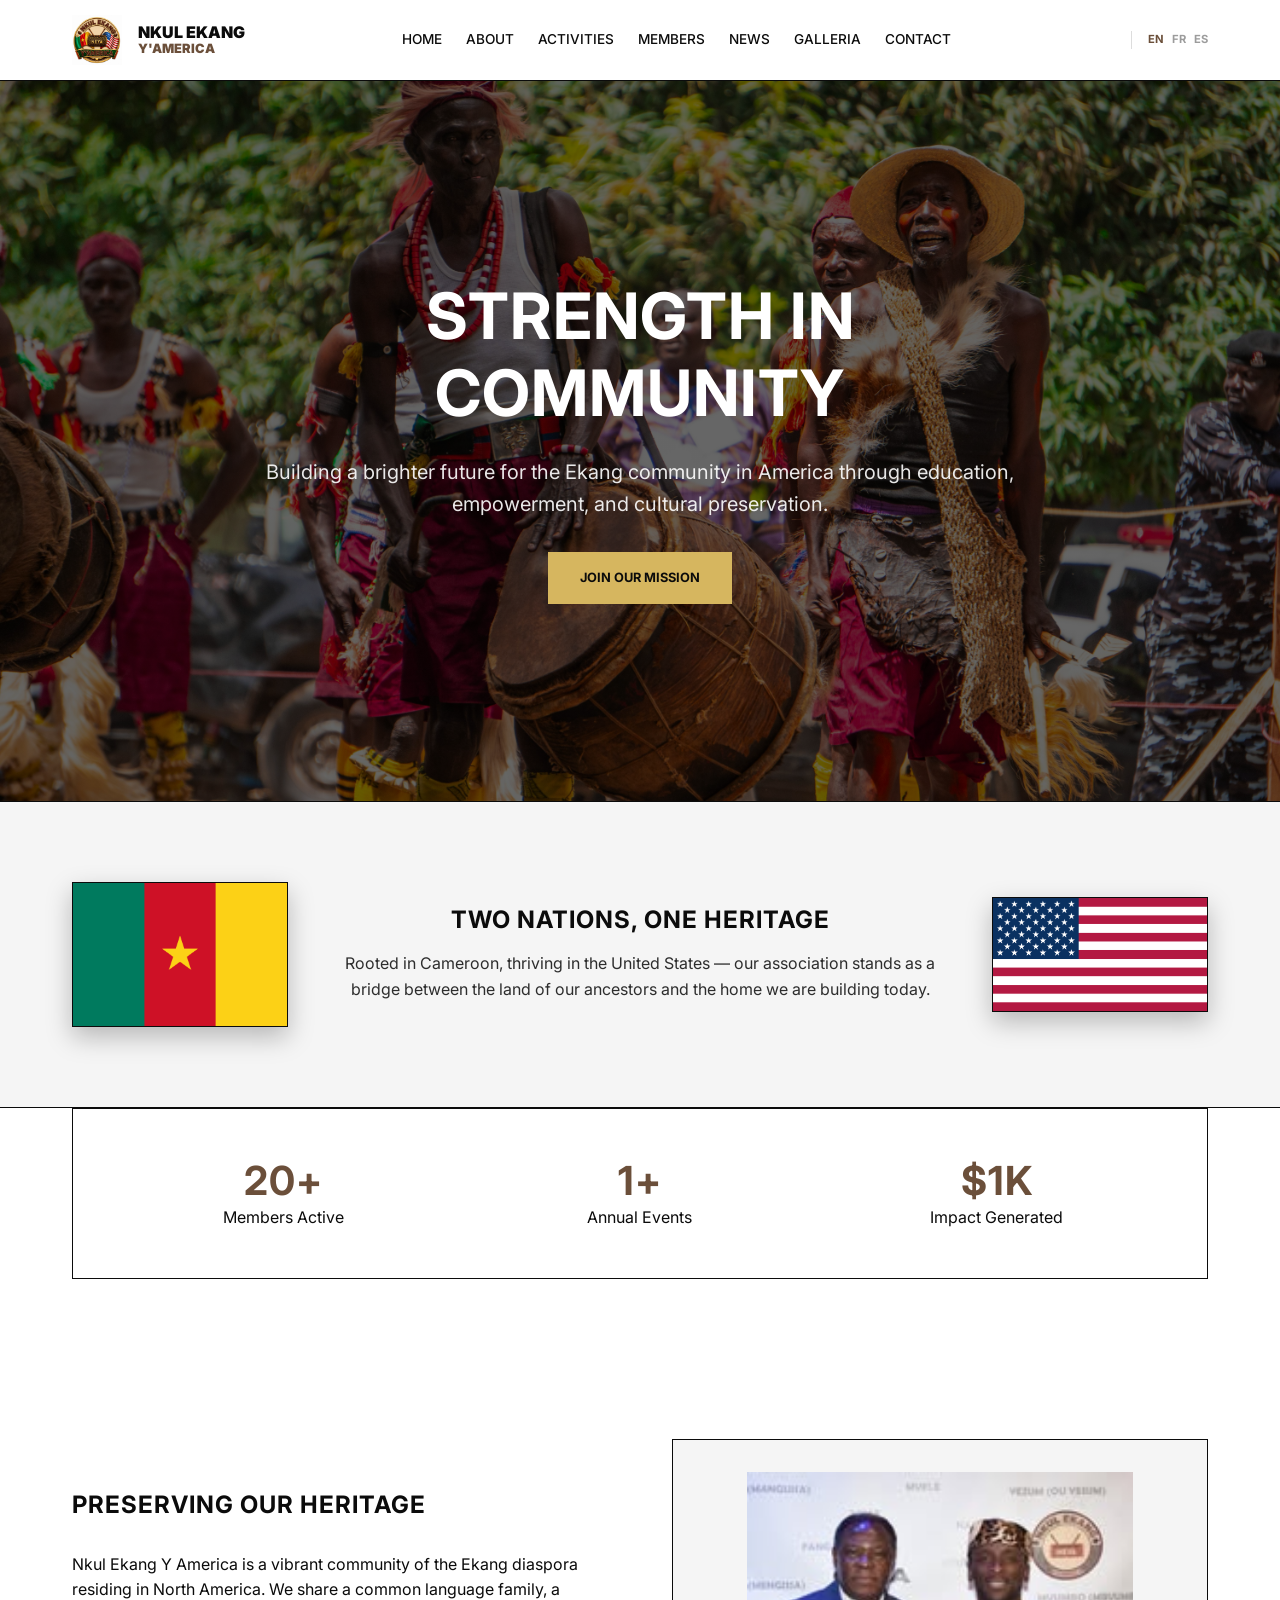
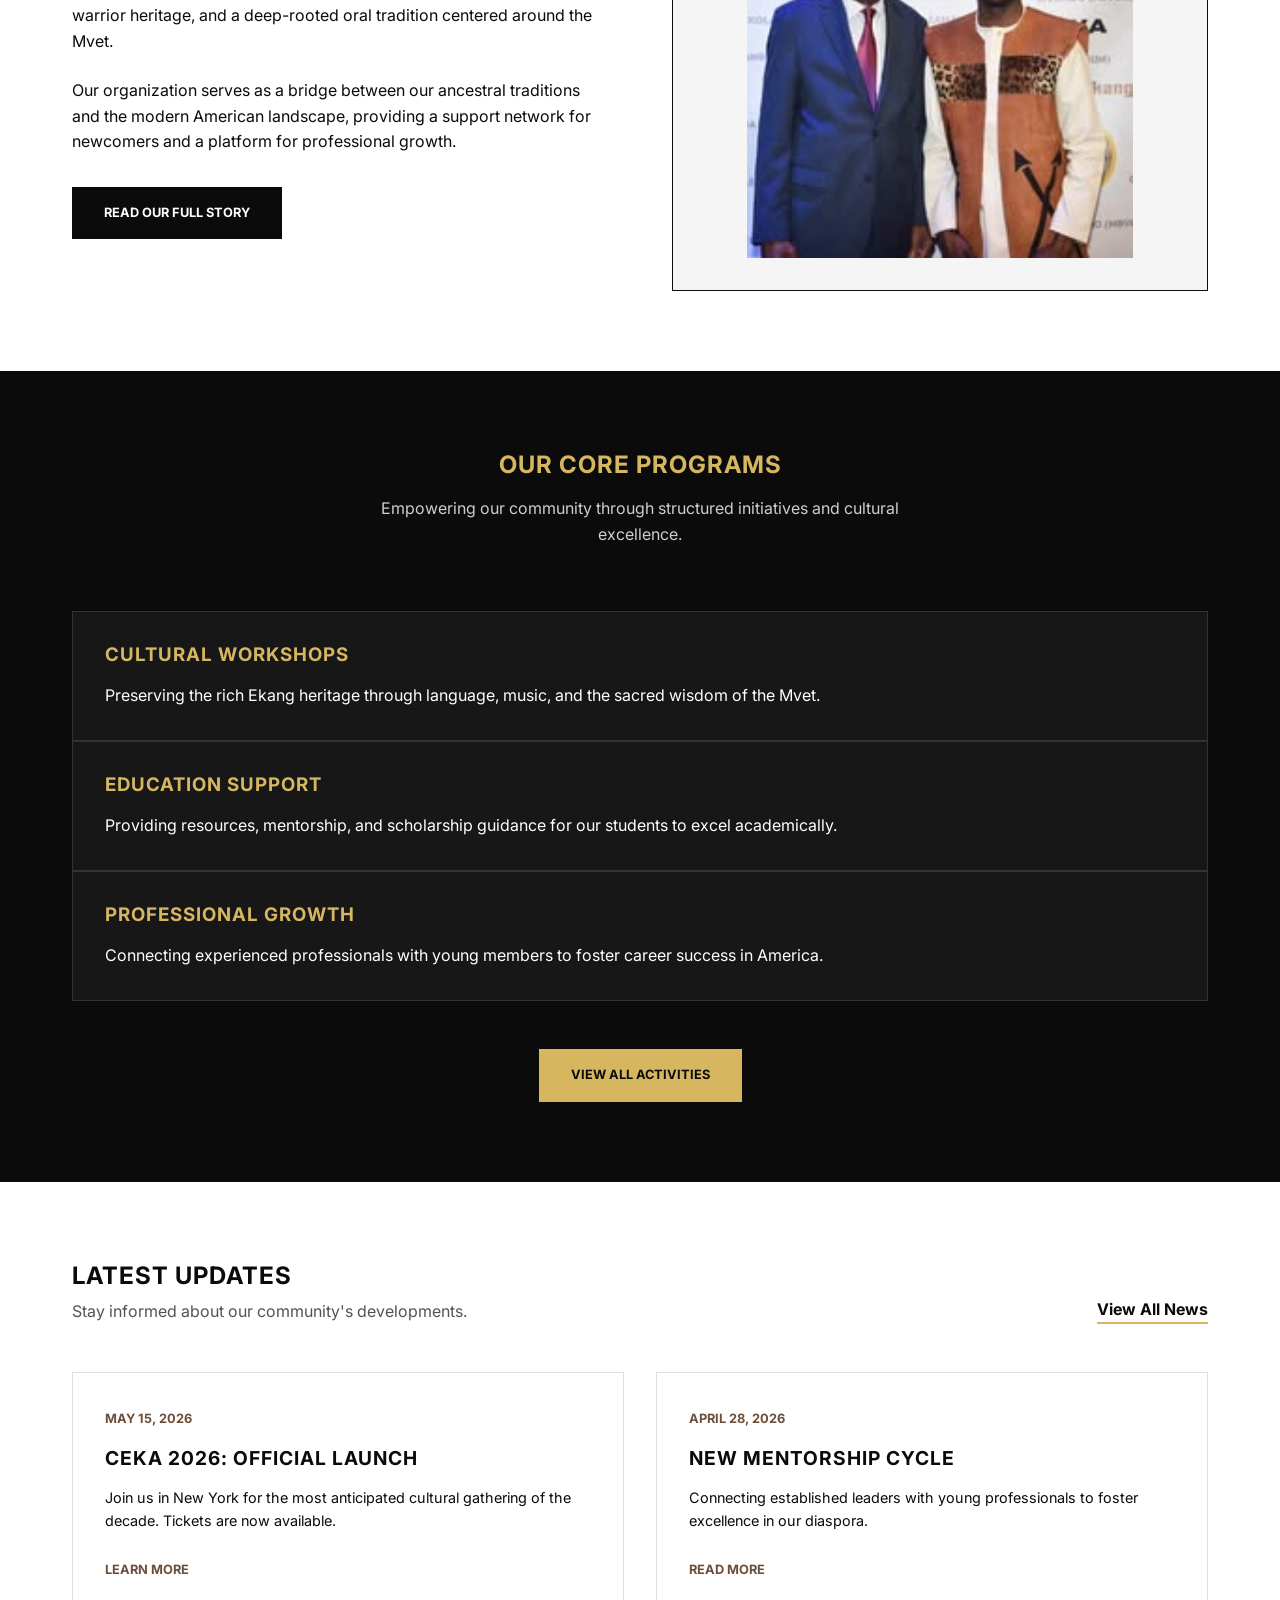
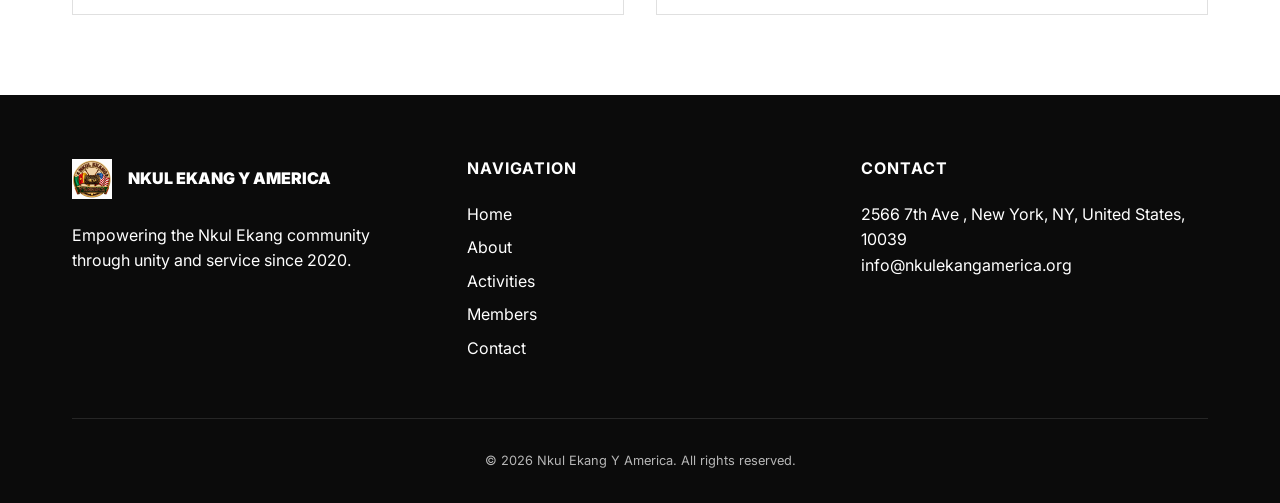
<file: index.html>
<!DOCTYPE html>
<html lang="en">
<head>
    <meta charset="UTF-8">
    <meta name="viewport" content="width=device-width, initial-scale=1.0">
    <title>Nkul Ekang Y America | Official Association</title>
    <meta name="description" content="Official website of Nkul Ekang Y America, dedicated to community impact and cultural heritage.">
    
    <!-- Open Graph / Facebook -->
    <meta property="og:type" content="website">
    <meta property="og:url" content="https://nkulekangamerica.org/index.html">
    <meta property="og:title" content="Nkul Ekang Y America | Official Association">
    <meta property="og:description" content="Building a brighter future for the Ekang community in America through education, empowerment, and cultural preservation.">
    <meta property="og:image" content="https://nkulekangamerica.org/assets/images/banniereindex.jpg">

    <!-- Twitter -->
    <meta property="twitter:card" content="summary_large_image">
    <meta property="twitter:url" content="https://nkulekangamerica.org/index.html">
    <meta property="twitter:title" content="Nkul Ekang Y America | Official Association">
    <meta property="twitter:description" content="Building a brighter future for the Ekang community in America through education, empowerment, and cultural preservation.">
    <meta property="twitter:image" content="https://nkulekangamerica.org/assets/images/banniereindex.jpg">

    <link rel="preconnect" href="https://fonts.googleapis.com">
    <link rel="preconnect" href="https://fonts.gstatic.com" crossorigin>
    <link href="https://fonts.googleapis.com/css2?family=Inter:wght@400;500;700;900&display=swap" rel="stylesheet">
    <link rel="stylesheet" href="assets/css/style.css">
    <style>
        .hero {
            height: 80vh;
            display: flex;
            align-items: center;
            background: linear-gradient(rgba(0,0,0,0.6), rgba(0,0,0,0.6)), url('assets/images/banniereindex.jpg') no-repeat center center/cover;
            color: var(--color-white);
            text-align: center;
        }
        .hero-content {
            max-width: 800px;
            margin: 0 auto;
        }
        .hero h1 {
            font-size: 4rem;
            margin-bottom: 1.5rem;
        }
        .hero p {
            font-size: 1.25rem;
            margin-bottom: 2rem;
            opacity: 0.9;
        }

        @media (max-width: 768px) {
            .hero {
                height: 60vh;
            }
            .hero h1 {
                font-size: 2.5rem;
            }
            .hero p {
                font-size: 1.1rem;
            }
        }

        /* Unity section: Cameroon flag left, United States flag right */
        .unity-section {
            background: var(--color-gray-light);
            border-top: 1px solid var(--color-black);
            border-bottom: 1px solid var(--color-black);
        }
        .unity-grid {
            display: grid;
            grid-template-columns: 1fr minmax(0, 640px) 1fr;
            align-items: center;
            gap: 2rem;
        }
        .unity-flag {
            display: flex;
            justify-content: center;
        }
        .unity-flag img {
            width: 100%;
            max-width: 300px;
            height: auto;
            border: 1px solid var(--color-black);
            box-shadow: 0 10px 24px rgba(0,0,0,0.25);
        }
        .unity-text {
            text-align: center;
        }
        .unity-text h2 {
            margin-bottom: 1rem;
        }
        .unity-text p {
            opacity: 0.85;
        }

        @media (max-width: 900px) {
            .unity-grid {
                grid-template-columns: 1fr;
                justify-items: center;
                gap: 1.5rem;
            }
            .unity-text {
                order: 2;
            }
            .unity-flag.flag-left { order: 1; }
            .unity-flag.flag-right { order: 3; }
            .unity-flag img {
                max-width: 180px;
            }
        }

        @media (max-width: 480px) {
            .unity-flag img {
                max-width: 140px;
            }
        }
        .stats-grid {
            display: grid;
            grid-template-columns: repeat(3, 1fr);
            gap: 2rem;
            text-align: center;
            margin-top: -5rem;
            background: var(--color-white);
            padding: 3rem;
            border: 1px solid var(--color-black);
        }
        .stat-item h3 {
            font-size: 2.5rem;
            color: var(--color-brown);
        }
    </style>
</head>
<body>
    <header>
        <div class="container">
            <nav>
                <a href="index.html" class="logo">
                    <img src="assets/images/logos/logo.jpg" alt="Logo" style="height: 50px;">
                    <div class="logo-text">
                        <span>Nkul Ekang</span>
                        <span>Y'America</span>
                    </div>
                </a>
                <div class="nav-links">
                    <a href="index.html" data-i18n="nav-home">Home</a>
                    <a href="about.html" data-i18n="nav-about">About</a>
                    <a href="activities.html" data-i18n="nav-activities">Activities</a>
                    <a href="members.html" data-i18n="nav-members">Members</a>
                    <a href="news.html" data-i18n="nav-news">News</a>
                    <a href="galleria.html" data-i18n="nav-galleria">Galleria</a>
                    <a href="contact.html" data-i18n="nav-contact">Contact</a>
                </div>
                <div class="lang-switcher">
                    <span class="lang-btn active" data-lang="en">EN</span>
                    <span class="lang-btn" data-lang="fr">FR</span>
                    <span class="lang-btn" data-lang="es">ES</span>
                </div>
                <button class="menu-toggle" aria-label="Toggle Menu">
                    <span></span>
                    <span></span>
                    <span></span>
                </button>
            </nav>
        </div>
    </header>

    <main>
        <section class="hero">
            <div class="container">
                <div class="hero-content">
                    <h1 data-i18n="hero-title">Strength in Community</h1>
                    <p data-i18n="hero-subtitle">Building a brighter future for the Ekang community in America through education, empowerment, and cultural preservation.</p>
                    <a href="contact.html" class="btn btn-alt" data-i18n="hero-btn">Join Our Mission</a>
                </div>
            </div>
        </section>

        <section class="unity-section">
            <div class="container">
                <div class="unity-grid">
                    <div class="unity-flag flag-left">
                        <img src="assets/images/flags/cameroon.png" alt="Flag of Cameroon">
                    </div>
                    <div class="unity-text">
                        <h2 data-i18n="unity-title">Two Nations, One Heritage</h2>
                        <p data-i18n="unity-desc">Rooted in Cameroon, thriving in the United States &mdash; our association stands as a bridge between the land of our ancestors and the home we are building today.</p>
                    </div>
                    <div class="unity-flag flag-right">
                        <img src="assets/images/flags/usa.png" alt="Flag of the United States">
                    </div>
                </div>
            </div>
        </section>

        <section class="stats">
            <div class="container">
                <div class="stats-grid">
                    <div class="stat-item">
                        <h3>20+</h3>
                        <p data-i18n="stats-members">Members Active</p>
                    </div>
                    <div class="stat-item">
                        <h3>1+</h3>
                        <p data-i18n="stats-events">Annual Events</p>
                    </div>
                    <div class="stat-item">
                        <h3>$1k</h3>
                        <p data-i18n="stats-impact">Impact Generated</p>
                    </div>
                </div>
            </div>
        </section>

        <section class="about">
            <div class="container">
                <div class="about-content-split" style="display: grid; grid-template-columns: 1fr 1fr; gap: 4rem; align-items: center;">
                    <div>
                        <h2 style="margin-bottom: 2rem;" data-i18n="about-title">Preserving Our Heritage</h2>
                        <p style="margin-bottom: 1.5rem;" data-i18n="about-p1">Nkul Ekang Y America is a vibrant community of the Ekang diaspora residing in North America. We share a common language family, a warrior heritage, and a deep-rooted oral tradition centered around the <strong>Mvet</strong>.</p>
                        <p style="margin-bottom: 2rem;" data-i18n="about-p2">Our organization serves as a bridge between our ancestral traditions and the modern American landscape, providing a support network for newcomers and a platform for professional growth.</p>
                        <a href="about.html" class="btn" data-i18n="about-btn">Read Our Full Story</a>
                    </div>
                    <div style="background: var(--color-gray-light); border: 1px solid var(--color-black); display: flex; align-items: center; justify-content: center;">
                        <img src="assets/images/2p.jpg" alt="Presidents" style="width: 100%; max-width: 450px; height: auto; display: block; padding: 2rem;">
                    </div>
                </div>
            </div>
        </section>

        <section style="background: var(--color-black); color: var(--color-white);">
            <div class="container">
                <div style="text-align: center; margin-bottom: 4rem;">
                    <h2 style="color: var(--color-yellow);" data-i18n="programs-title">Our Core Programs</h2>
                    <p style="max-width: 600px; margin: 1rem auto 0; opacity: 0.8;" data-i18n="programs-subtitle">Empowering our community through structured initiatives and cultural excellence.</p>
                </div>
                <div class="values-grid">
                    <div class="card" style="background: rgba(255,255,255,0.05); border-color: #333;">
                        <h3 style="color: var(--color-yellow); margin-bottom: 1rem;" data-i18n="program-1-title">Cultural Workshops</h3>
                        <p data-i18n="program-1-desc">Preserving the rich Ekang heritage through language, music, and the sacred wisdom of the Mvet.</p>
                    </div>
                    <div class="card" style="background: rgba(255,255,255,0.05); border-color: #333;">
                        <h3 style="color: var(--color-yellow); margin-bottom: 1rem;" data-i18n="program-2-title">Education Support</h3>
                        <p data-i18n="program-2-desc">Providing resources, mentorship, and scholarship guidance for our students to excel academically.</p>
                    </div>
                    <div class="card" style="background: rgba(255,255,255,0.05); border-color: #333;">
                        <h3 style="color: var(--color-yellow); margin-bottom: 1rem;" data-i18n="program-3-title">Professional Growth</h3>
                        <p data-i18n="program-3-desc">Connecting experienced professionals with young members to foster career success in America.</p>
                    </div>
                </div>
                <div style="text-align: center; margin-top: 3rem;">
                    <a href="activities.html" class="btn btn-alt" data-i18n="programs-btn">View All Activities</a>
                </div>
            </div>
        </section>

        <section>
            <div class="container">
                <div style="display: flex; justify-content: space-between; align-items: flex-end; margin-bottom: 3rem; flex-wrap: wrap; gap: 1rem;">
                    <div>
                        <h2 data-i18n="news-title">Latest Updates</h2>
                        <p style="opacity: 0.7; margin-top: 0.5rem;" data-i18n="news-subtitle">Stay informed about our community's developments.</p>
                    </div>
                    <a href="news.html" style="font-weight: 700; border-bottom: 2px solid var(--color-yellow);" data-i18n="news-all">View All News</a>
                </div>
                <div style="display: grid; grid-template-columns: repeat(auto-fit, minmax(300px, 1fr)); gap: 2rem;">
                    <div class="card">
                        <span style="font-size: 0.8rem; font-weight: 700; color: var(--color-brown);" data-i18n="news-1-date">MAY 15, 2026</span>
                        <h3 style="margin: 1rem 0; font-size: 1.2rem;" data-i18n="news-1-title">CEKA 2026: Official Launch</h3>
                        <p style="margin-bottom: 1.5rem; font-size: 0.9rem;" data-i18n="news-1-desc">Join us in New York for the most anticipated cultural gathering of the decade. Tickets are now available.</p>
                        <a href="ceka2026.html" style="font-weight: 700; font-size: 0.8rem; text-transform: uppercase; color: var(--color-brown);" data-i18n="learn-more">Learn More</a>
                    </div>
                    <div class="card">
                        <span style="font-size: 0.8rem; font-weight: 700; color: var(--color-brown);" data-i18n="news-2-date">APRIL 28, 2026</span>
                        <h3 style="margin: 1rem 0; font-size: 1.2rem;" data-i18n="news-2-title">New Mentorship Cycle</h3>
                        <p style="margin-bottom: 1.5rem; font-size: 0.9rem;" data-i18n="news-2-desc">Connecting established leaders with young professionals to foster excellence in our diaspora.</p>
                        <a href="news.html" style="font-weight: 700; font-size: 0.8rem; text-transform: uppercase; color: var(--color-brown);" data-i18n="read-more">Read More</a>
                    </div>
                </div>
            </div>
        </section>
    </main>

    <footer>
        <div class="container">
            <div class="footer-grid">
                <div>
                    <div class="logo" style="display: flex; align-items: center; gap: 1rem; margin-bottom: 1.5rem;">
                        <img src="assets/images/logos/logo.jpg" alt="Logo" style="height: 40px;">
                        <span>Nkul Ekang Y America</span>
                    </div>
                    <p data-i18n="footer-desc">Empowering the Nkul Ekang community through unity and service since 2020.</p>
                </div>
                <div>
                    <h4 style="margin-bottom: 1.5rem;" data-i18n="footer-nav">Navigation</h4>
                    <ul style="list-style: none;">
                        <li style="margin-bottom: 0.5rem;"><a href="index.html" data-i18n="nav-home">Home</a></li>
                        <li style="margin-bottom: 0.5rem;"><a href="about.html" data-i18n="nav-about">About</a></li>
                        <li style="margin-bottom: 0.5rem;"><a href="activities.html" data-i18n="nav-activities">Activities</a></li>
                        <li style="margin-bottom: 0.5rem;"><a href="members.html" data-i18n="nav-members">Members</a></li>
                        <li style="margin-bottom: 0.5rem;"><a href="contact.html" data-i18n="nav-contact">Contact</a></li>
                    </ul>
                </div>
                <div>
                    <h4 style="margin-bottom: 1.5rem;" data-i18n="footer-contact">Contact</h4>
                    <p data-i18n="footer-addr-ny">2566 7th Ave , New York, NY, United States, 10039</p>
                    <p>info@nkulekangamerica.org</p>
                </div>
            </div>
            <div class="footer-bottom">
                &copy; 2026 Nkul Ekang Y America. <span data-i18n="rights">All rights reserved.</span>
            </div>
        </div>
    </footer>

    <script src="assets/js/translations.js"></script>
    <script>
        const menuToggle = document.querySelector('.menu-toggle');
        const navLinks = document.querySelector('.nav-links');

        menuToggle.addEventListener('click', () => {
            navLinks.classList.toggle('active');
        });

        // Close menu when clicking a link
        document.querySelectorAll('.nav-links a').forEach(link => {
            link.addEventListener('click', () => {
                navLinks.classList.remove('active');
            });
        });
    </script>
</body>
</html>
</file>
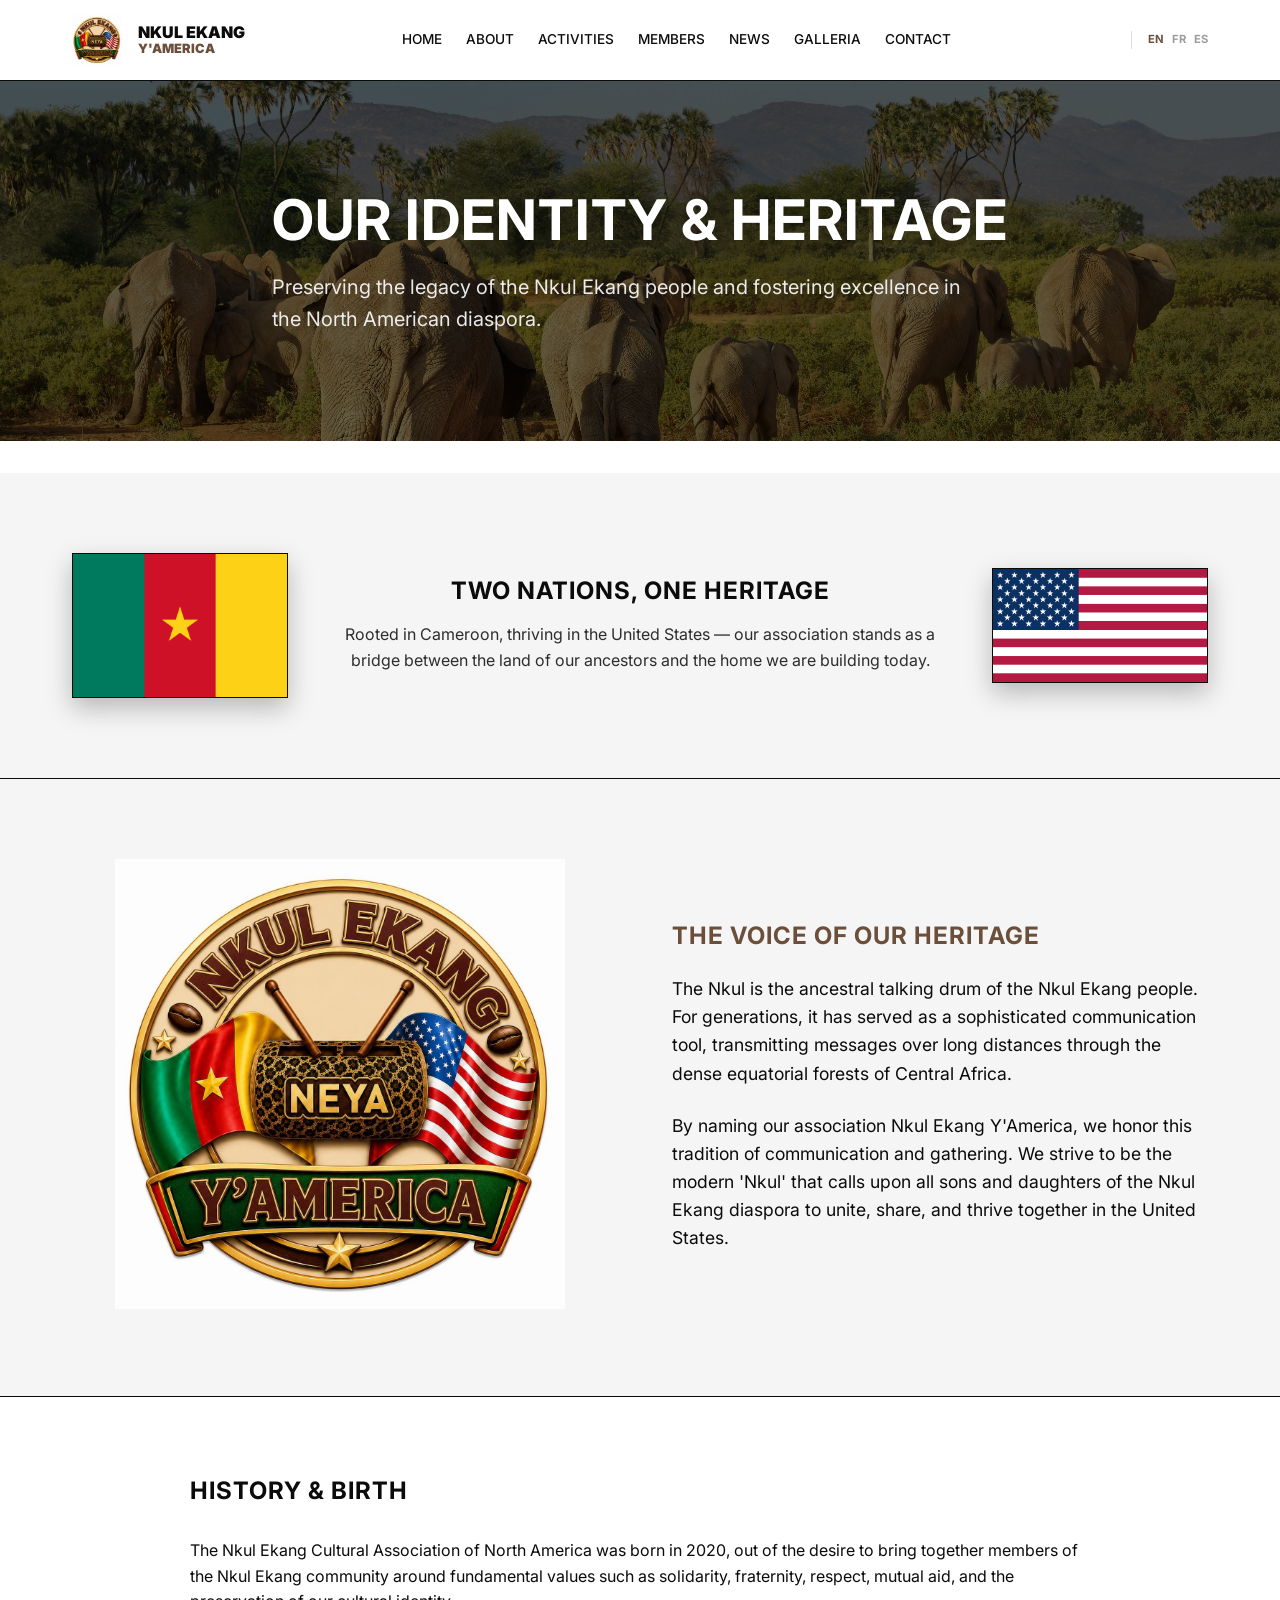
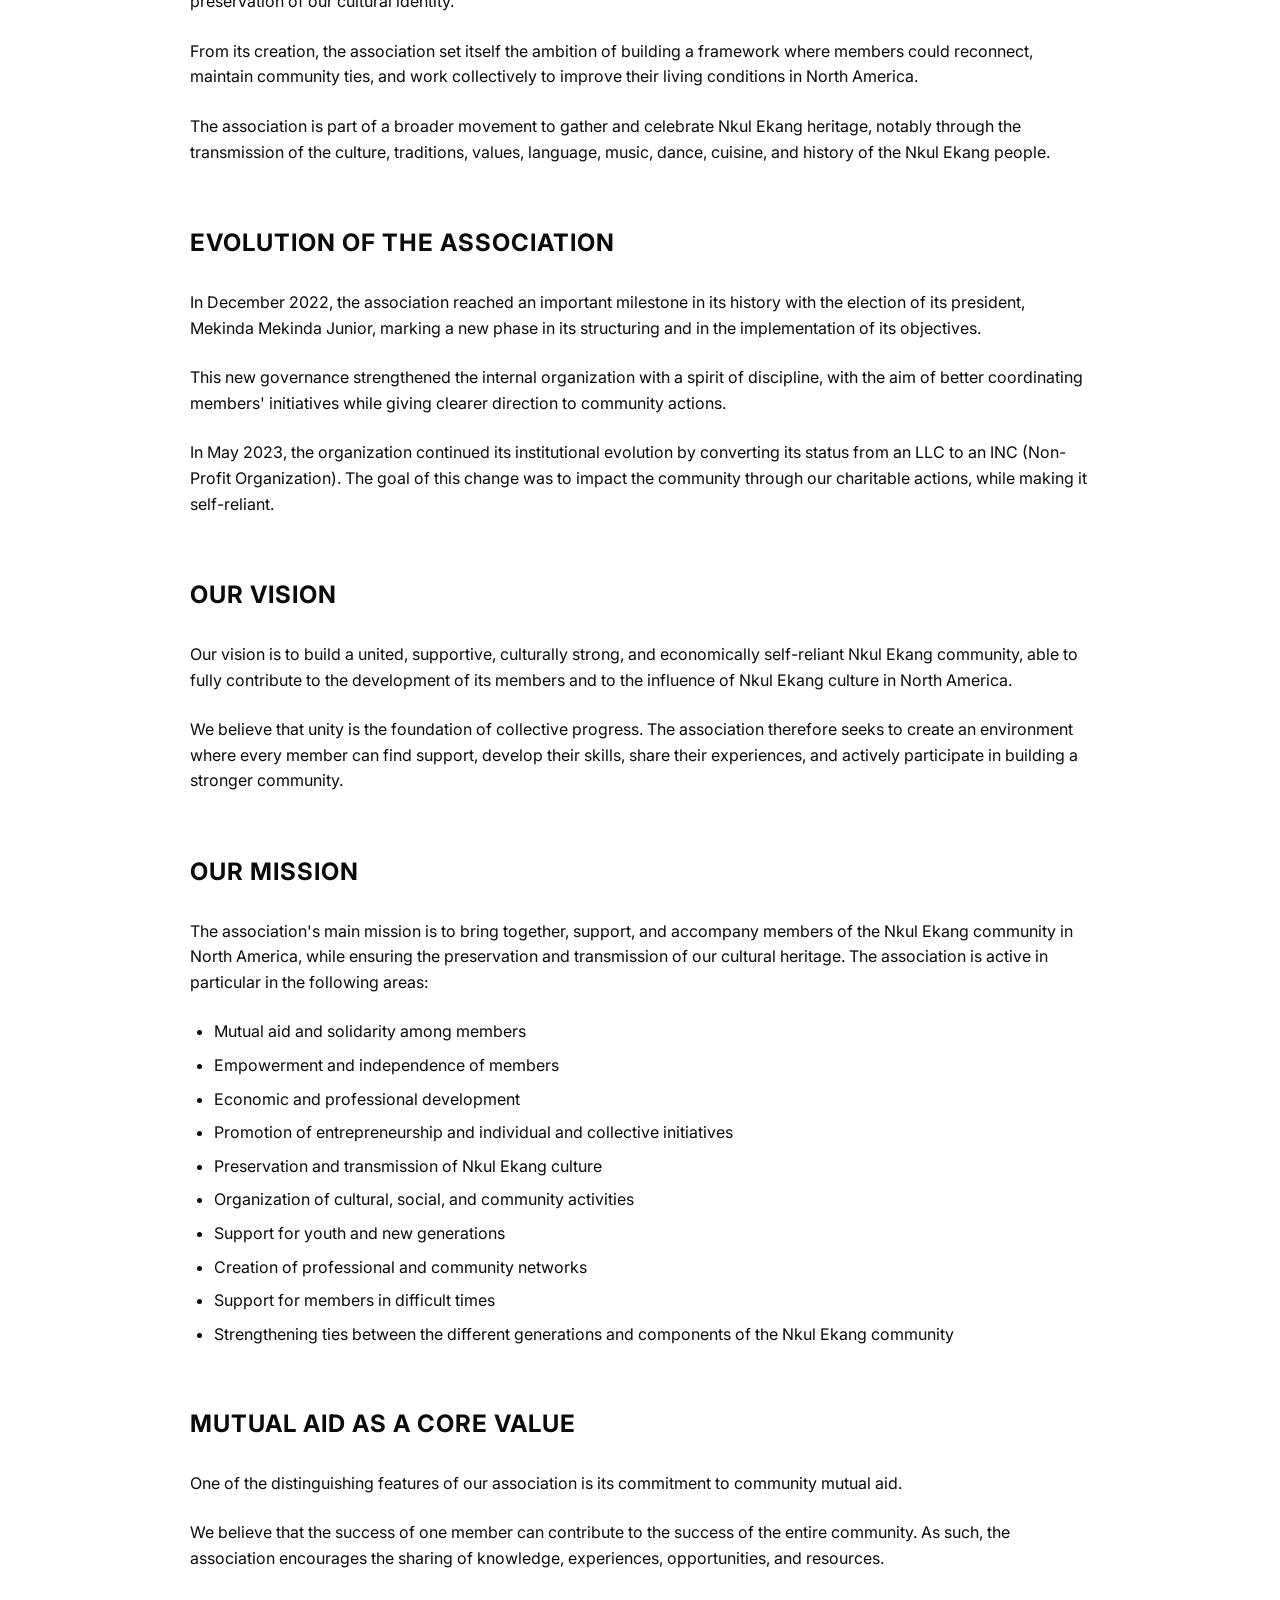
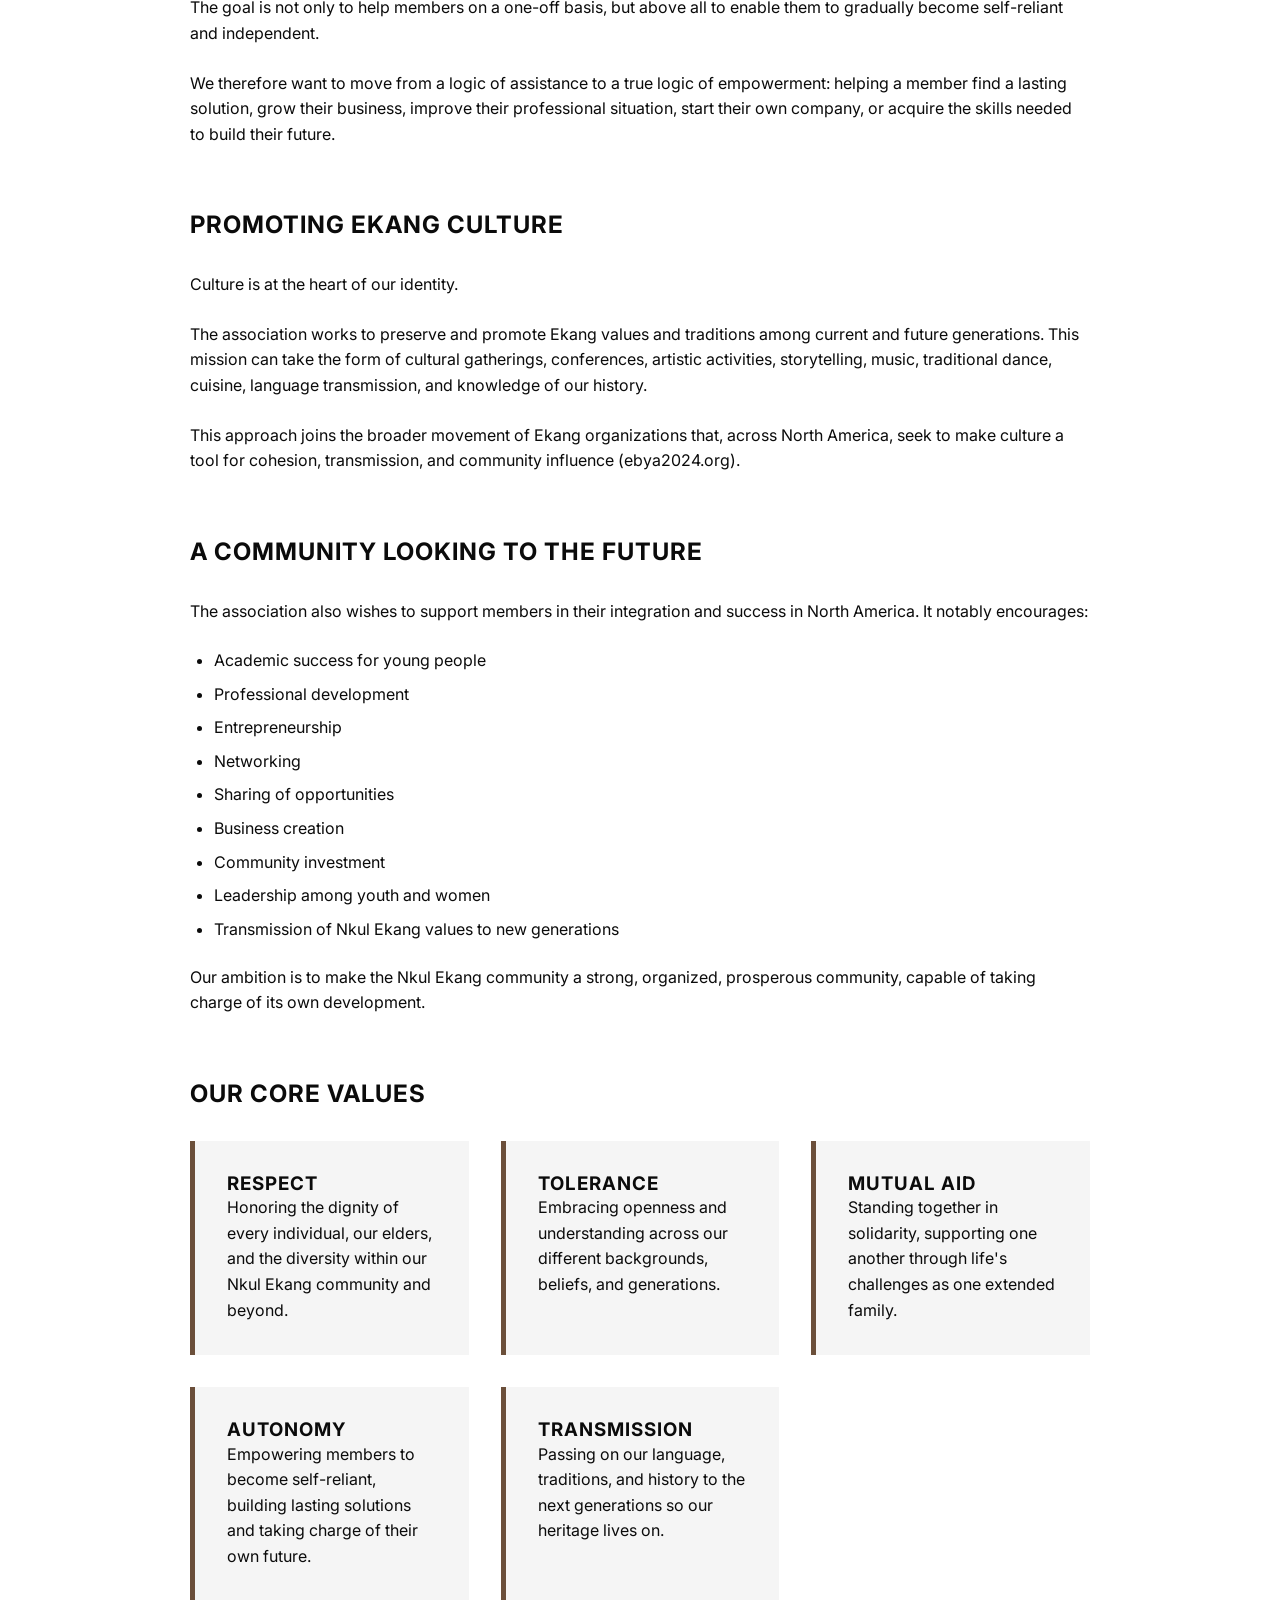
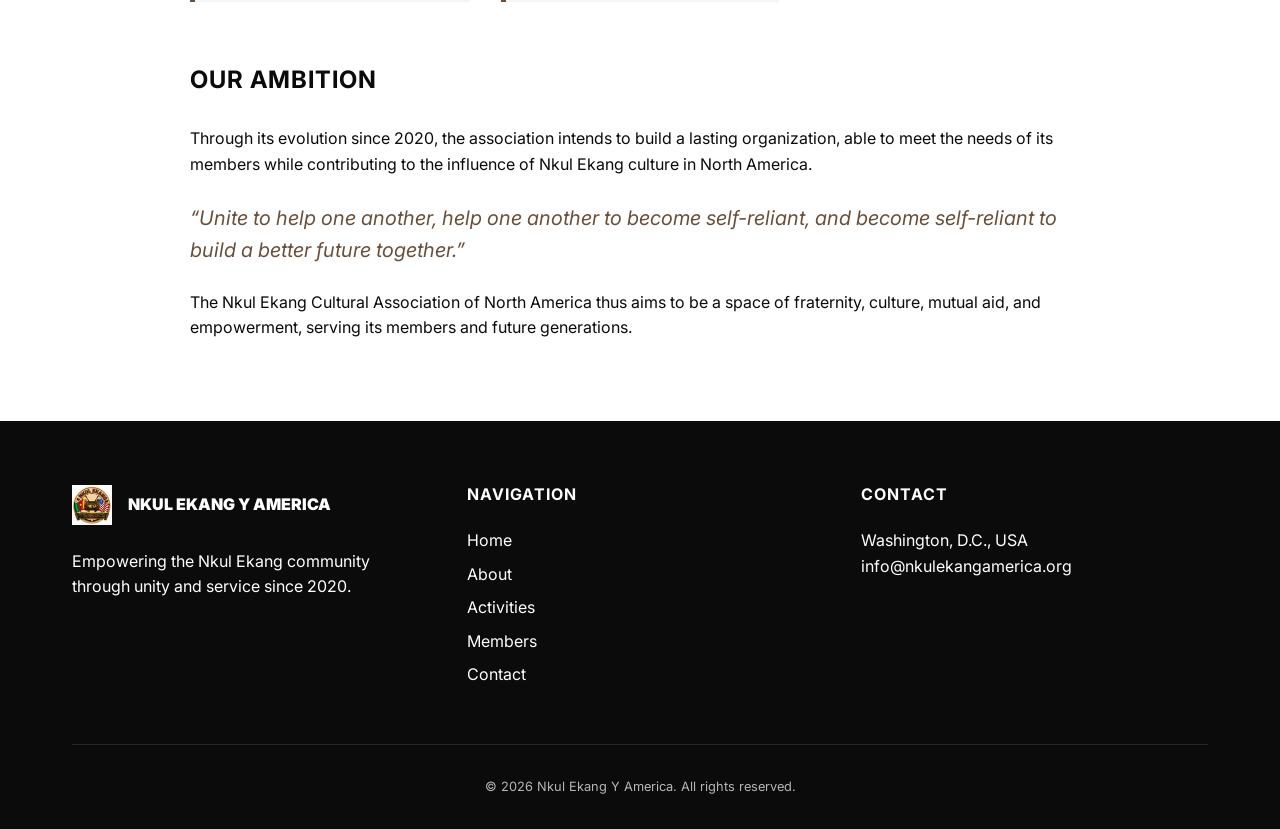
<file: about.html>
<!DOCTYPE html>
<html lang="en">
<head>
    <meta charset="UTF-8">
    <meta name="viewport" content="width=device-width, initial-scale=1.0">
    <title>About Us | Nkul Ekang Y America</title>
    
    <!-- Open Graph / Facebook -->
    <meta property="og:type" content="website">
    <meta property="og:url" content="https://nkulekangamerica.org/about.html">
    <meta property="og:title" content="About Us | Nkul Ekang Y America">
    <meta property="og:description" content="Preserving the legacy of the Nkul Ekang people and fostering excellence in the North American diaspora.">
    <meta property="og:image" content="https://nkulekangamerica.org/assets/images/baniereabout.jpg">

    <!-- Twitter -->
    <meta property="twitter:card" content="summary_large_image">
    <meta property="twitter:url" content="https://nkulekangamerica.org/about.html">
    <meta property="twitter:title" content="About Us | Nkul Ekang Y America">
    <meta property="twitter:description" content="Preserving the legacy of the Nkul Ekang people and fostering excellence in the North American diaspora.">
    <meta property="twitter:image" content="https://nkulekangamerica.org/assets/images/baniereabout.jpg">

    <link rel="preconnect" href="https://fonts.googleapis.com">
    <link rel="preconnect" href="https://fonts.gstatic.com" crossorigin>
    <link href="https://fonts.googleapis.com/css2?family=Inter:wght@400;500;700;900&display=swap" rel="stylesheet">
    <link rel="stylesheet" href="assets/css/style.css">
    <style>
        .about-content {
            max-width: 900px;
            margin: 0 auto;
        }
        .values-grid {
            display: grid;
            grid-template-columns: repeat(auto-fit, minmax(250px, 1fr));
            gap: 2rem;
        }
        .value-card {
            border-left: 5px solid var(--color-brown);
            background: var(--color-gray-light);
            padding: 2rem;
        }
        .mission-list ul {
            margin: 0 0 1.5rem 0;
            padding-left: 1.5rem;
        }
        .mission-list li {
            margin-bottom: 0.6rem;
            line-height: 1.5;
        }

        /* Unity section: Cameroon flag left, United States flag right */
        .unity-section {
            background: var(--color-gray-light);
            border-bottom: 1px solid var(--color-black);
        }
        .unity-grid {
            display: grid;
            grid-template-columns: 1fr minmax(0, 640px) 1fr;
            align-items: center;
            gap: 2rem;
        }
        .unity-flag {
            display: flex;
            justify-content: center;
        }
        .unity-flag img {
            width: 100%;
            max-width: 300px;
            height: auto;
            border: 1px solid var(--color-black);
            box-shadow: 0 10px 24px rgba(0,0,0,0.25);
        }
        .unity-text {
            text-align: center;
        }
        .unity-text h2 {
            margin-bottom: 1rem;
        }
        .unity-text p {
            opacity: 0.85;
        }

        @media (max-width: 900px) {
            .unity-grid {
                grid-template-columns: 1fr;
                justify-items: center;
                gap: 1.5rem;
            }
            .unity-text {
                order: 2;
            }
            .unity-flag.flag-left { order: 1; }
            .unity-flag.flag-right { order: 3; }
            .unity-flag img {
                max-width: 180px;
            }
        }

        @media (max-width: 480px) {
            .unity-flag img {
                max-width: 140px;
            }
        }
    </style>
</head>
<body>
    <header>
        <div class="container">
            <nav>
                <a href="index.html" class="logo">
                    <img src="assets/images/logos/logo.jpg" alt="Logo" style="height: 50px;">
                    <div class="logo-text">
                        <span>Nkul Ekang</span>
                        <span>Y'America</span>
                    </div>
                </a>
                <div class="nav-links">
                    <a href="index.html" data-i18n="nav-home">Home</a>
                    <a href="about.html" data-i18n="nav-about">About</a>
                    <a href="activities.html" data-i18n="nav-activities">Activities</a>
                    <a href="members.html" data-i18n="nav-members">Members</a>
                    <a href="news.html" data-i18n="nav-news">News</a>
                    <a href="galleria.html" data-i18n="nav-galleria">Galleria</a>
                    <a href="contact.html" data-i18n="nav-contact">Contact</a>
                </div>
                <div class="lang-switcher">
                    <span class="lang-btn active" data-lang="en">EN</span>
                    <span class="lang-btn" data-lang="fr">FR</span>
                    <span class="lang-btn" data-lang="es">ES</span>
                </div>
                <button class="menu-toggle" aria-label="Toggle Menu">
                    <span></span>
                    <span></span>
                    <span></span>
                </button>
            </nav>
        </div>
    </header>

    <main>
        <section class="page-banner" style="background-image: url('assets/images/baniereabout.jpg');">
            <div class="container">
                <h1 data-i18n="about-hero-title">Our Identity & Heritage</h1>
                <p style="font-size: 1.25rem; opacity: 0.9; margin-top: 1rem; max-width: 700px;" data-i18n="about-hero-subtitle">Preserving the legacy of the Nkul Ekang people and fostering excellence in the North American diaspora.</p>
            </div>
        </section>

        <section class="unity-section">
            <div class="container">
                <div class="unity-grid">
                    <div class="unity-flag flag-left">
                        <img src="assets/images/flags/cameroon.png" alt="Flag of Cameroon">
                    </div>
                    <div class="unity-text">
                        <h2 data-i18n="unity-title">Two Nations, One Heritage</h2>
                        <p data-i18n="unity-desc">Rooted in Cameroon, thriving in the United States &mdash; our association stands as a bridge between the land of our ancestors and the home we are building today.</p>
                    </div>
                    <div class="unity-flag flag-right">
                        <img src="assets/images/flags/usa.png" alt="Flag of the United States">
                    </div>
                </div>
            </div>
        </section>

        <section style="background: var(--color-gray-light); border-bottom: 1px solid var(--color-black);">
            <div class="container">
                <div class="about-content-split" style="display: grid; grid-template-columns: 1fr 1fr; gap: 4rem; align-items: center;">
                    <div style="text-align: center;">
                        <img src="assets/images/logos/logo.jpg" alt="Nkul Ekang Logo" style="width: 100%; max-width: 450px;">
                    </div>
                    <div>
                        <h2 style="margin-bottom: 1.5rem; color: var(--color-brown);" data-i18n="about-voice-title">The Voice of Our Heritage</h2>
                        <p style="font-size: 1.1rem; margin-bottom: 1.5rem;" data-i18n="about-voice-p1">The <strong>Nkul</strong> is the ancestral talking drum of the Nkul Ekang people. For generations, it has served as a sophisticated communication tool, transmitting messages over long distances through the dense equatorial forests of Central Africa.</p>
                        <p style="font-size: 1.1rem;" data-i18n="about-voice-p2">By naming our association <strong>Nkul Ekang Y'America</strong>, we honor this tradition of communication and gathering. We strive to be the modern "Nkul" that calls upon all sons and daughters of the Nkul Ekang diaspora to unite, share, and thrive together in the United States.</p>
                    </div>
                </div>
            </div>
        </section>

        <section>
            <div class="container">
                <div class="about-content">
                    <h2 style="margin-bottom: 2rem;" data-i18n="about-history-title">History & Birth</h2>
                    <p style="margin-bottom: 1.5rem;" data-i18n="about-history-p1">The Nkul Ekang Cultural Association of North America was born in 2020, out of the desire to bring together members of the Nkul Ekang community around fundamental values such as solidarity, fraternity, respect, mutual aid, and the preservation of our cultural identity.</p>
                    <p style="margin-bottom: 1.5rem;" data-i18n="about-history-p2">From its creation, the association set itself the ambition of building a framework where members could reconnect, maintain community ties, and work collectively to improve their living conditions in North America.</p>
                    <p data-i18n="about-history-p3">The association is part of a broader movement to gather and celebrate Nkul Ekang heritage, notably through the transmission of the culture, traditions, values, language, music, dance, cuisine, and history of the Nkul Ekang people.</p>

                    <h2 style="margin-top: 4rem; margin-bottom: 2rem;" data-i18n="about-evolution-title">Evolution of the Association</h2>
                    <p style="margin-bottom: 1.5rem;" data-i18n="about-evolution-p1">In December 2022, the association reached an important milestone in its history with the election of its president, <strong>Mekinda Mekinda Junior</strong>, marking a new phase in its structuring and in the implementation of its objectives.</p>
                    <p style="margin-bottom: 1.5rem;" data-i18n="about-evolution-p2">This new governance strengthened the internal organization with a spirit of discipline, with the aim of better coordinating members' initiatives while giving clearer direction to community actions.</p>
                    <p data-i18n="about-evolution-p3">In May 2023, the organization continued its institutional evolution by converting its status from an LLC to an INC (Non-Profit Organization). The goal of this change was to impact the community through our charitable actions, while making it self-reliant.</p>

                    <h2 style="margin-top: 4rem; margin-bottom: 2rem;" data-i18n="about-vision-title">Our Vision</h2>
                    <p style="margin-bottom: 1.5rem;" data-i18n="about-vision-p1">Our vision is to build a united, supportive, culturally strong, and economically self-reliant Nkul Ekang community, able to fully contribute to the development of its members and to the influence of Nkul Ekang culture in North America.</p>
                    <p data-i18n="about-vision-p2">We believe that unity is the foundation of collective progress. The association therefore seeks to create an environment where every member can find support, develop their skills, share their experiences, and actively participate in building a stronger community.</p>

                    <h2 style="margin-top: 4rem; margin-bottom: 2rem;" data-i18n="about-mission-title">Our Mission</h2>
                    <p style="margin-bottom: 1.5rem;" data-i18n="about-mission-intro">The association's main mission is to bring together, support, and accompany members of the Nkul Ekang community in North America, while ensuring the preservation and transmission of our cultural heritage. The association is active in particular in the following areas:</p>
                    <div class="mission-list" data-i18n="about-mission-list">
                        <ul>
                            <li>Mutual aid and solidarity among members</li>
                            <li>Empowerment and independence of members</li>
                            <li>Economic and professional development</li>
                            <li>Promotion of entrepreneurship and individual and collective initiatives</li>
                            <li>Preservation and transmission of Nkul Ekang culture</li>
                            <li>Organization of cultural, social, and community activities</li>
                            <li>Support for youth and new generations</li>
                            <li>Creation of professional and community networks</li>
                            <li>Support for members in difficult times</li>
                            <li>Strengthening ties between the different generations and components of the Nkul Ekang community</li>
                        </ul>
                    </div>

                    <h2 style="margin-top: 4rem; margin-bottom: 2rem;" data-i18n="about-entraide-title">Mutual Aid as a Core Value</h2>
                    <p style="margin-bottom: 1.5rem;" data-i18n="about-entraide-p1">One of the distinguishing features of our association is its commitment to community mutual aid.</p>
                    <p style="margin-bottom: 1.5rem;" data-i18n="about-entraide-p2">We believe that the success of one member can contribute to the success of the entire community. As such, the association encourages the sharing of knowledge, experiences, opportunities, and resources.</p>
                    <p style="margin-bottom: 1.5rem;" data-i18n="about-entraide-p3">The goal is not only to help members on a one-off basis, but above all to enable them to gradually become self-reliant and independent.</p>
                    <p data-i18n="about-entraide-p4">We therefore want to move from a logic of assistance to a true logic of empowerment: helping a member find a lasting solution, grow their business, improve their professional situation, start their own company, or acquire the skills needed to build their future.</p>

                    <h2 style="margin-top: 4rem; margin-bottom: 2rem;" data-i18n="about-culture-title">Promoting Ekang Culture</h2>
                    <p style="margin-bottom: 1.5rem;" data-i18n="about-culture-p1">Culture is at the heart of our identity.</p>
                    <p style="margin-bottom: 1.5rem;" data-i18n="about-culture-p2">The association works to preserve and promote Ekang values and traditions among current and future generations. This mission can take the form of cultural gatherings, conferences, artistic activities, storytelling, music, traditional dance, cuisine, language transmission, and knowledge of our history.</p>
                    <p data-i18n="about-culture-p3">This approach joins the broader movement of Ekang organizations that, across North America, seek to make culture a tool for cohesion, transmission, and community influence (<a href="https://ebya2024.org" target="_blank" rel="noopener">ebya2024.org</a>).</p>

                    <h2 style="margin-top: 4rem; margin-bottom: 2rem;" data-i18n="about-future-title">A Community Looking to the Future</h2>
                    <p style="margin-bottom: 1.5rem;" data-i18n="about-future-intro">The association also wishes to support members in their integration and success in North America. It notably encourages:</p>
                    <div class="mission-list" data-i18n="about-future-list">
                        <ul>
                            <li>Academic success for young people</li>
                            <li>Professional development</li>
                            <li>Entrepreneurship</li>
                            <li>Networking</li>
                            <li>Sharing of opportunities</li>
                            <li>Business creation</li>
                            <li>Community investment</li>
                            <li>Leadership among youth and women</li>
                            <li>Transmission of Nkul Ekang values to new generations</li>
                        </ul>
                    </div>
                    <p style="margin-bottom: 1.5rem;" data-i18n="about-future-outro">Our ambition is to make the Nkul Ekang community a strong, organized, prosperous community, capable of taking charge of its own development.</p>

                    <h2 style="margin-top: 4rem; margin-bottom: 2rem;" data-i18n="about-values-title">Our Core Values</h2>
                    <div class="values-grid">
                        <div class="value-card">
                            <h3 data-i18n="value-respect-title">Respect</h3>
                            <p data-i18n="value-respect-desc">Honoring the dignity of every individual, our elders, and the diversity within our Nkul Ekang community and beyond.</p>
                        </div>
                        <div class="value-card">
                            <h3 data-i18n="value-tolerance-title">Tolerance</h3>
                            <p data-i18n="value-tolerance-desc">Embracing openness and understanding across our different backgrounds, beliefs, and generations.</p>
                        </div>
                        <div class="value-card">
                            <h3 data-i18n="value-entraide-title">Mutual Aid</h3>
                            <p data-i18n="value-entraide-desc">Standing together in solidarity, supporting one another through life's challenges as one extended family.</p>
                        </div>
                        <div class="value-card">
                            <h3 data-i18n="value-autonomie-title">Autonomy</h3>
                            <p data-i18n="value-autonomie-desc">Empowering members to become self-reliant, building lasting solutions and taking charge of their own future.</p>
                        </div>
                        <div class="value-card">
                            <h3 data-i18n="value-transmission-title">Transmission</h3>
                            <p data-i18n="value-transmission-desc">Passing on our language, traditions, and history to the next generations so our heritage lives on.</p>
                        </div>
                    </div>

                    <h2 style="margin-top: 4rem; margin-bottom: 2rem;" data-i18n="about-ambition-title">Our Ambition</h2>
                    <p style="margin-bottom: 1.5rem;" data-i18n="about-ambition-p1">Through its evolution since 2020, the association intends to build a lasting organization, able to meet the needs of its members while contributing to the influence of Nkul Ekang culture in North America.</p>
                    <p style="margin-bottom: 1.5rem; font-style: italic; font-size: 1.25rem; color: var(--color-brown);" data-i18n="about-ambition-quote">&ldquo;Unite to help one another, help one another to become self-reliant, and become self-reliant to build a better future together.&rdquo;</p>
                    <p data-i18n="about-ambition-p2">The Nkul Ekang Cultural Association of North America thus aims to be a space of fraternity, culture, mutual aid, and empowerment, serving its members and future generations.</p>
                </div>
            </div>
        </section>
    </main>

    <footer>
        <div class="container">
            <div class="footer-grid">
                <div>
                    <div class="logo" style="display: flex; align-items: center; gap: 1rem; margin-bottom: 1.5rem;">
                        <img src="assets/images/logos/logo.jpg" alt="Logo" style="height: 40px;">
                        <span>Nkul Ekang Y America</span>
                    </div>
                    <p data-i18n="footer-desc">Empowering the Nkul Ekang community through unity and service since 2020.</p>
                </div>
                <div>
                    <h4 style="margin-bottom: 1.5rem;" data-i18n="footer-nav">Navigation</h4>
                    <ul style="list-style: none;">
                        <li style="margin-bottom: 0.5rem;"><a href="index.html" data-i18n="nav-home">Home</a></li>
                        <li style="margin-bottom: 0.5rem;"><a href="about.html" data-i18n="nav-about">About</a></li>
                        <li style="margin-bottom: 0.5rem;"><a href="activities.html" data-i18n="nav-activities">Activities</a></li>
                        <li style="margin-bottom: 0.5rem;"><a href="members.html" data-i18n="nav-members">Members</a></li>
                        <li style="margin-bottom: 0.5rem;"><a href="contact.html" data-i18n="nav-contact">Contact</a></li>
                    </ul>
                </div>
                <div>
                    <h4 style="margin-bottom: 1.5rem;" data-i18n="footer-contact">Contact</h4>
                    <p data-i18n="footer-addr-dc">Washington, D.C., USA</p>
                    <p>info@nkulekangamerica.org</p>
                </div>
            </div>
            <div class="footer-bottom">
                &copy; 2026 Nkul Ekang Y America. <span data-i18n="rights">All rights reserved.</span>
            </div>
        </div>
    </footer>

    <script src="assets/js/translations.js"></script>
    <script>
        const menuToggle = document.querySelector('.menu-toggle');
        const navLinks = document.querySelector('.nav-links');

        menuToggle.addEventListener('click', () => {
            navLinks.classList.toggle('active');
        });

        // Close menu when clicking a link
        document.querySelectorAll('.nav-links a').forEach(link => {
            link.addEventListener('click', () => {
                navLinks.classList.remove('active');
            });
        });
    </script>
</body>
</html>
</file>
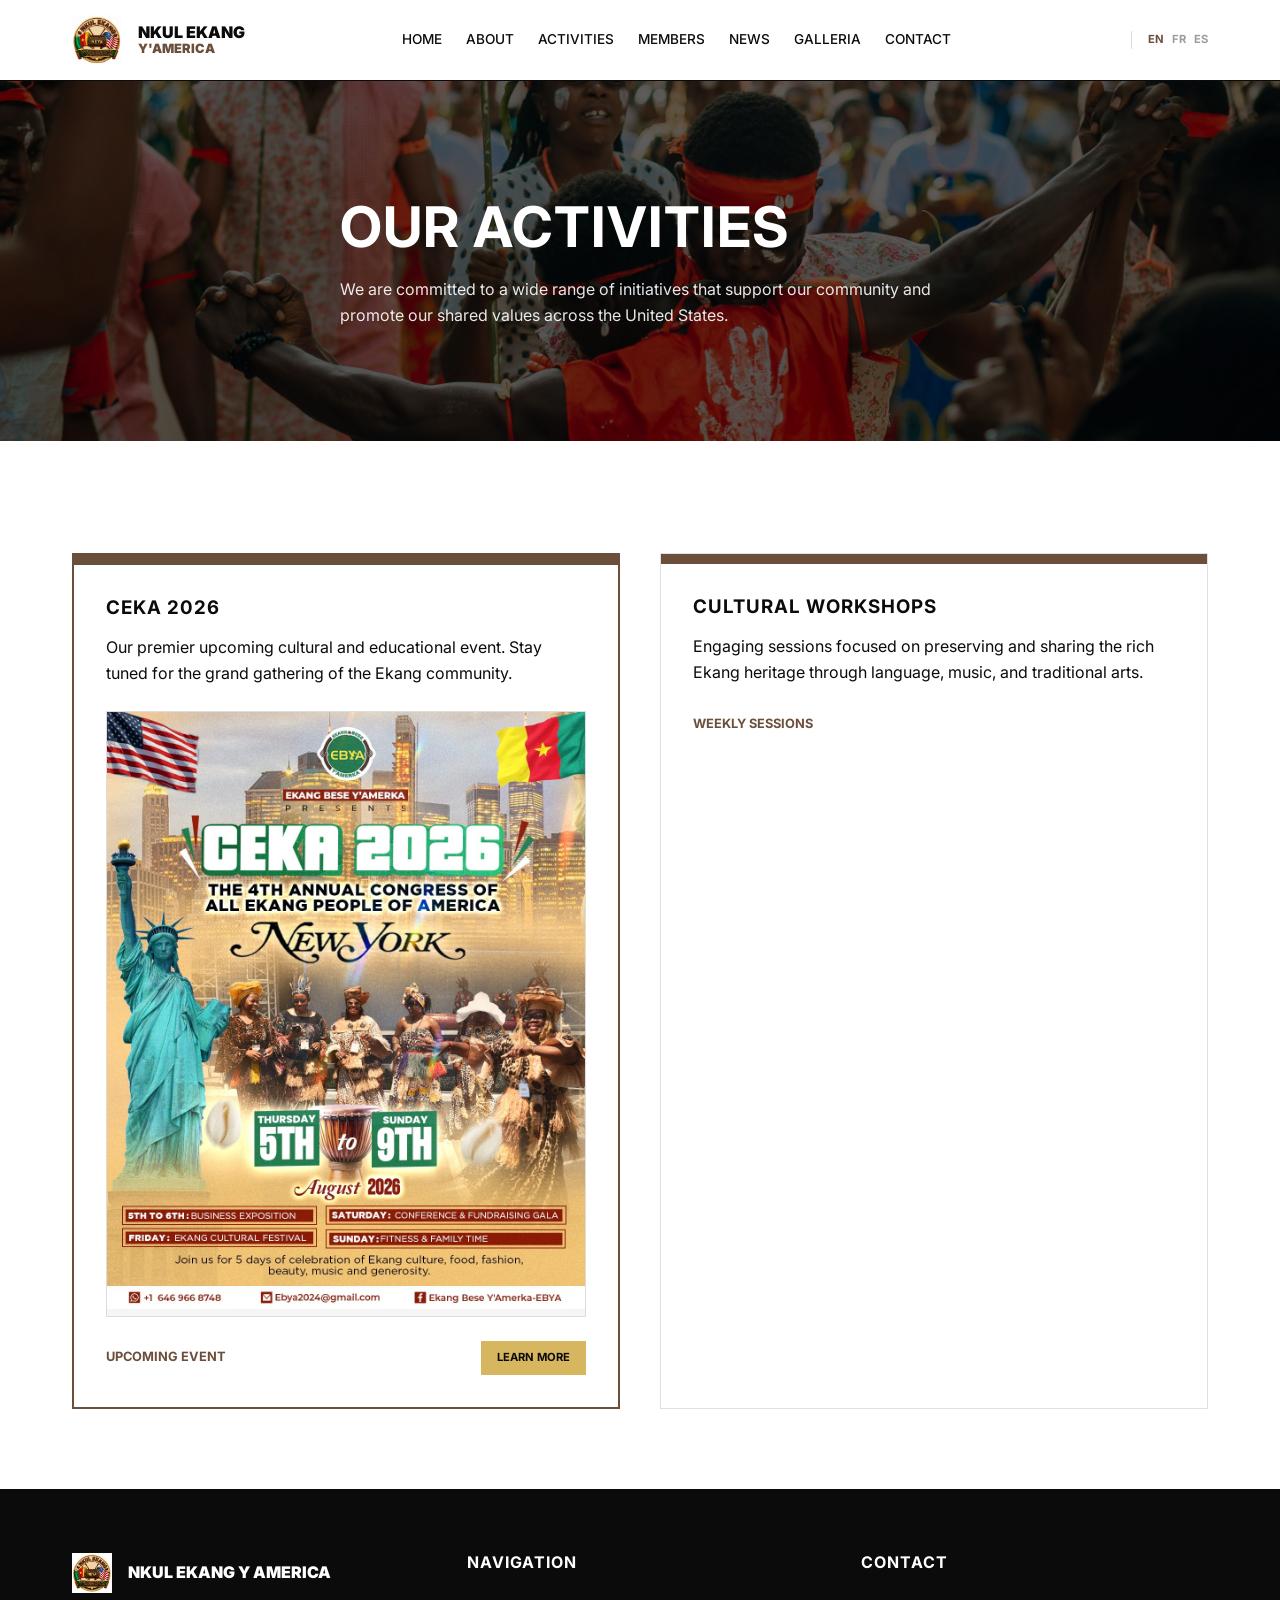
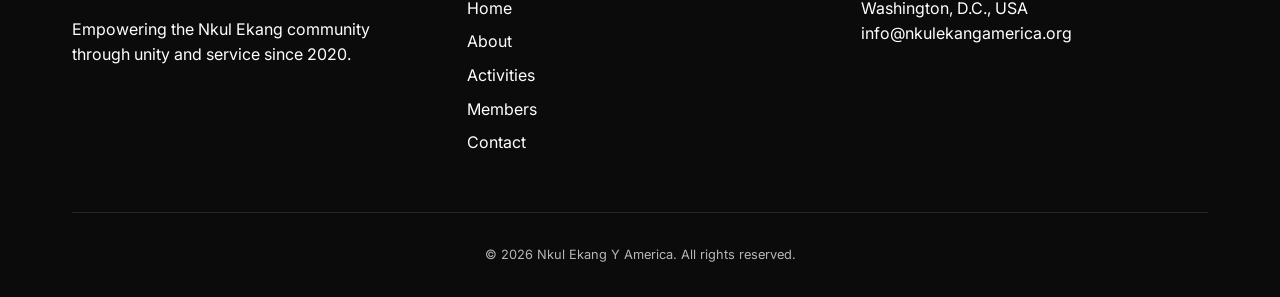
<file: activities.html>
<!DOCTYPE html>
<html lang="en">
<head>
    <meta charset="UTF-8">
    <meta name="viewport" content="width=device-width, initial-scale=1.0">
    <title>Activities | Nkul Ekang Y America</title>
    
    <!-- Open Graph / Facebook -->
    <meta property="og:type" content="website">
    <meta property="og:url" content="https://nkulekangamerica.org/activities.html">
    <meta property="og:title" content="Activities | Nkul Ekang Y America">
    <meta property="og:description" content="Our initiatives and programs dedicated to the unity and progress of the Ekang diaspora.">
    <meta property="og:image" content="https://nkulekangamerica.org/assets/images/banierenews.jpg">

    <!-- Twitter -->
    <meta property="twitter:card" content="summary_large_image">
    <meta property="twitter:url" content="https://nkulekangamerica.org/activities.html">
    <meta property="twitter:title" content="Activities | Nkul Ekang Y America">
    <meta property="twitter:description" content="Our initiatives and programs dedicated to the unity and progress of the Ekang diaspora.">
    <meta property="twitter:image" content="https://nkulekangamerica.org/assets/images/banierenews.jpg">

    <link rel="preconnect" href="https://fonts.googleapis.com">
    <link rel="preconnect" href="https://fonts.gstatic.com" crossorigin>
    <link href="https://fonts.googleapis.com/css2?family=Inter:wght@400;500;700;900&display=swap" rel="stylesheet">
    <link rel="stylesheet" href="assets/css/style.css">
</head>
<body>
    <header>
        <div class="container">
            <nav>
                <a href="index.html" class="logo">
                    <img src="assets/images/logos/logo.jpg" alt="Logo" style="height: 50px;">
                    <div class="logo-text">
                        <span>Nkul Ekang</span>
                        <span>Y'America</span>
                    </div>
                </a>
                <div class="nav-links">
                    <a href="index.html" data-i18n="nav-home">Home</a>
                    <a href="about.html" data-i18n="nav-about">About</a>
                    <a href="activities.html" data-i18n="nav-activities">Activities</a>
                    <a href="members.html" data-i18n="nav-members">Members</a>
                    <a href="news.html" data-i18n="nav-news">News</a>
                    <a href="galleria.html" data-i18n="nav-galleria">Galleria</a>
                    <a href="contact.html" data-i18n="nav-contact">Contact</a>
                </div>
                <div class="lang-switcher">
                    <span class="lang-btn active" data-lang="en">EN</span>
                    <span class="lang-btn" data-lang="fr">FR</span>
                    <span class="lang-btn" data-lang="es">ES</span>
                </div>
                <button class="menu-toggle" aria-label="Toggle Menu">
                    <span></span>
                    <span></span>
                    <span></span>
                </button>
            </nav>
        </div>
    </header>

    <main>
        <section class="page-banner" style="background-image: url('assets/images/banierenews.jpg');">
            <div class="container">
                <h1 data-i18n="activities-hero-title">Our Activities</h1>
                <p style="max-width: 600px; margin-top: 1rem; opacity: 0.9;" data-i18n="activities-hero-subtitle">We are committed to a wide range of initiatives that support our community and promote our shared values across the United States.</p>
            </div>
        </section>

        <section>
            <div class="container">
                <div style="display: grid; grid-template-columns: repeat(auto-fit, minmax(350px, 1fr)); gap: 2.5rem;">
                    <!-- Activity: CEKA 2026 -->
                    <div class="card" style="border: 2px solid var(--color-brown);">
                        <div style="background: var(--color-brown); height: 10px; margin: -2rem -2rem 2rem -2rem;"></div>
                        <h3 style="margin-bottom: 1rem;" data-i18n="activity-ceka-title">CEKA 2026</h3>
                        <p style="margin-bottom: 1.5rem;" data-i18n="activity-ceka-desc">Our premier upcoming cultural and educational event. Stay tuned for the grand gathering of the Ekang community.</p>
                        <div style="margin-bottom: 1.5rem; background: var(--color-gray-light); aspect-ratio: 16/9; display: flex; align-items: center; justify-content: center; border: 1px solid #ddd;">
                            <span style="font-size: 0.8rem; font-weight: 700; color: #999;"><img src="assets/images/logo.jpeg" alt="CEKA 2026 Flyer" style="max-width: 100%; height: auto;"></span>
                        </div>
                        <div style="display: flex; justify-content: space-between; align-items: center;">
                            <span style="font-size: 0.8rem; font-weight: 700; color: var(--color-brown);" data-i18n="activity-upcoming">UPCOMING EVENT</span>
                            <a href="ceka2026.html" class="btn btn-alt" style="padding: 0.5rem 1rem; font-size: 0.7rem;" data-i18n="learn-more">Learn More</a>
                        </div>
                    </div>

                    <!-- Activity 1 -->
                    <div class="card">
                        <div style="background: var(--color-brown); height: 10px; margin: -2rem -2rem 2rem -2rem;"></div>
                        <h3 style="margin-bottom: 1rem;" data-i18n="activity-workshops-title">Cultural Workshops</h3>
                        <p style="margin-bottom: 1.5rem;" data-i18n="activity-workshops-desc">Engaging sessions focused on preserving and sharing the rich Ekang heritage through language, music, and traditional arts.</p>
                        <span style="font-size: 0.8rem; font-weight: 700; color: var(--color-brown);" data-i18n="activity-weekly">WEEKLY SESSIONS</span>
                    </div>

                    

                    
                </div>
            </div>
        </section>
    </main>

    <footer>
        <div class="container">
            <div class="footer-grid">
                <div>
                    <div class="logo" style="display: flex; align-items: center; gap: 1rem; margin-bottom: 1.5rem;">
                        <img src="assets/images/logos/logo.jpg" alt="Logo" style="height: 40px;">
                        <span>Nkul Ekang Y America</span>
                    </div>
                    <p data-i18n="footer-desc">Empowering the Nkul Ekang community through unity and service since 2020.</p>
                </div>
                <div>
                    <h4 style="margin-bottom: 1.5rem;" data-i18n="footer-nav">Navigation</h4>
                    <ul style="list-style: none;">
                        <li style="margin-bottom: 0.5rem;"><a href="index.html" data-i18n="nav-home">Home</a></li>
                        <li style="margin-bottom: 0.5rem;"><a href="about.html" data-i18n="nav-about">About</a></li>
                        <li style="margin-bottom: 0.5rem;"><a href="activities.html" data-i18n="nav-activities">Activities</a></li>
                        <li style="margin-bottom: 0.5rem;"><a href="members.html" data-i18n="nav-members">Members</a></li>
                        <li style="margin-bottom: 0.5rem;"><a href="contact.html" data-i18n="nav-contact">Contact</a></li>
                    </ul>
                </div>
                <div>
                    <h4 style="margin-bottom: 1.5rem;" data-i18n="footer-contact">Contact</h4>
                    <p data-i18n="footer-addr-dc">Washington, D.C., USA</p>
                    <p>info@nkulekangamerica.org</p>
                </div>
            </div>
            <div class="footer-bottom">
                &copy; 2026 Nkul Ekang Y America. <span data-i18n="rights">All rights reserved.</span>
            </div>
        </div>
    </footer>

    <script src="assets/js/translations.js"></script>
    <script>
        const menuToggle = document.querySelector('.menu-toggle');
        const navLinks = document.querySelector('.nav-links');

        menuToggle.addEventListener('click', () => {
            navLinks.classList.toggle('active');
        });

        // Close menu when clicking a link
        document.querySelectorAll('.nav-links a').forEach(link => {
            link.addEventListener('click', () => {
                navLinks.classList.remove('active');
            });
        });
    </script>
</body>
</html>
</file>
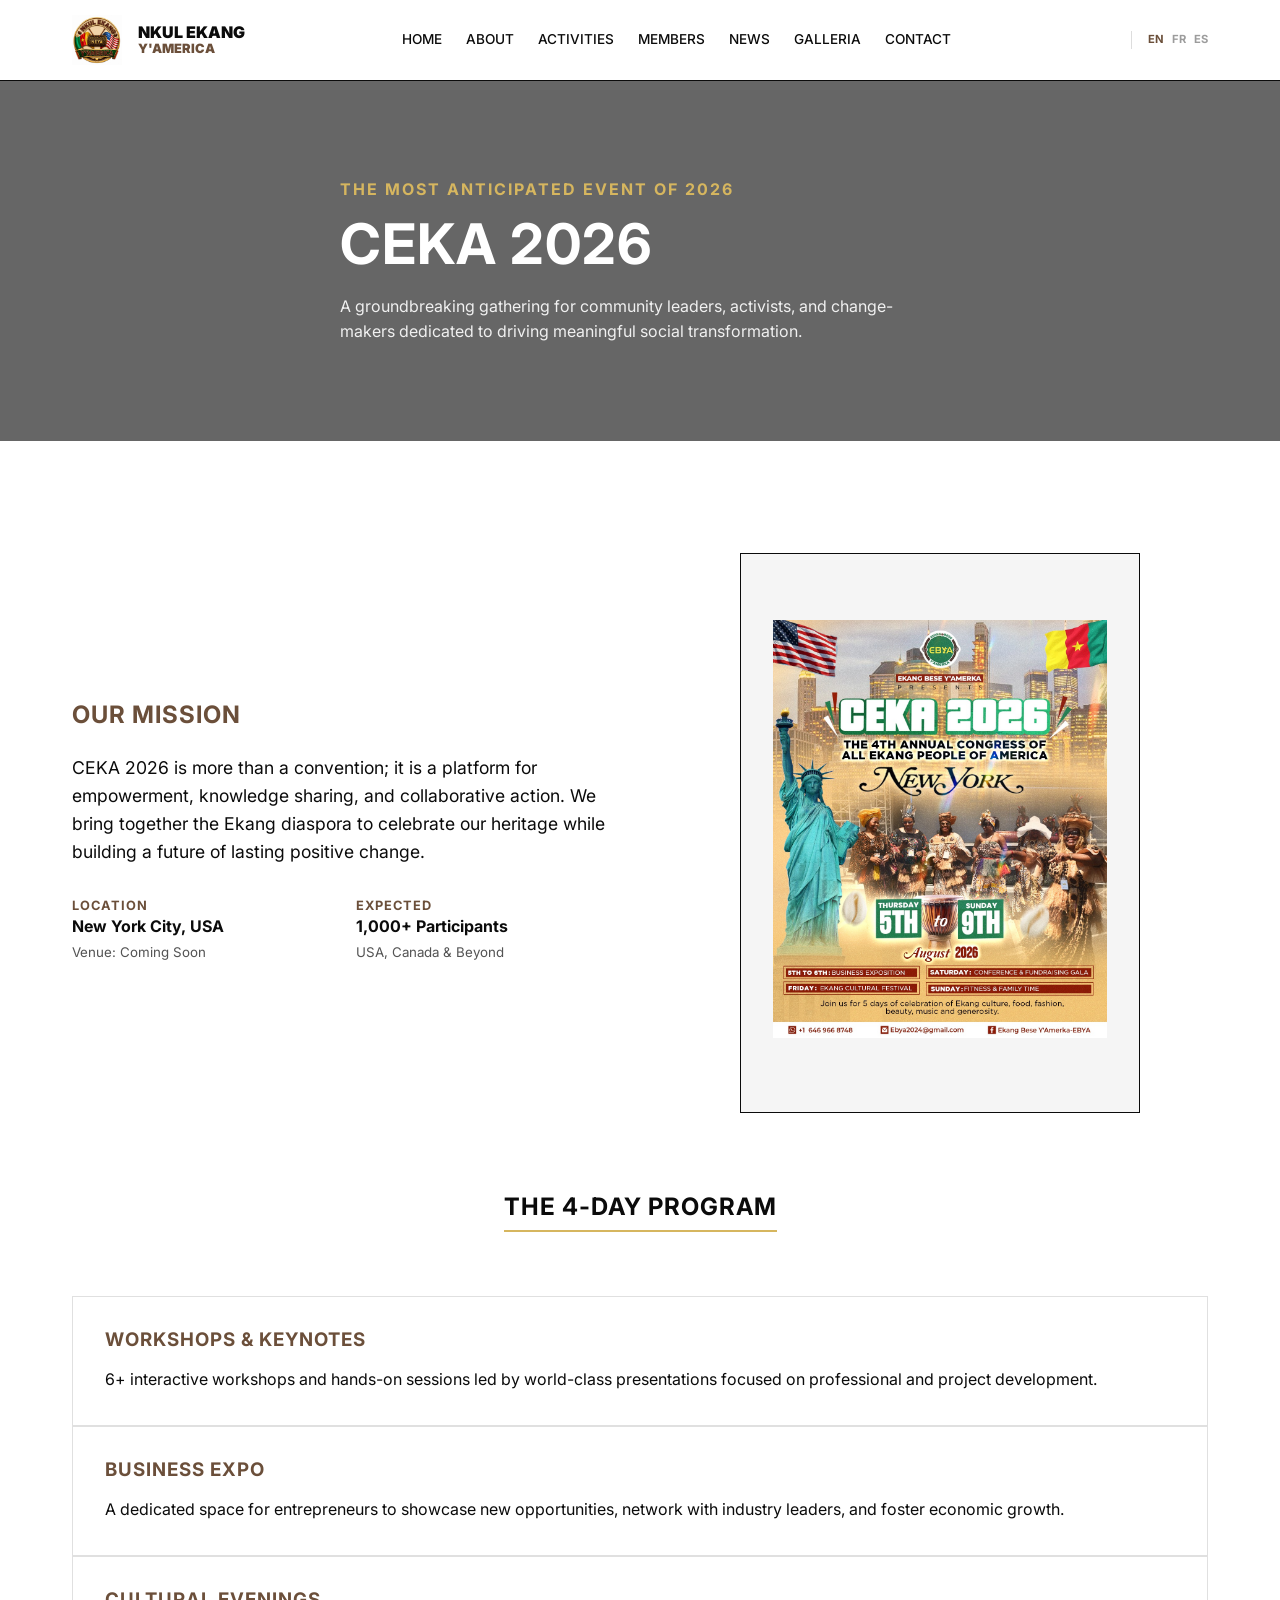
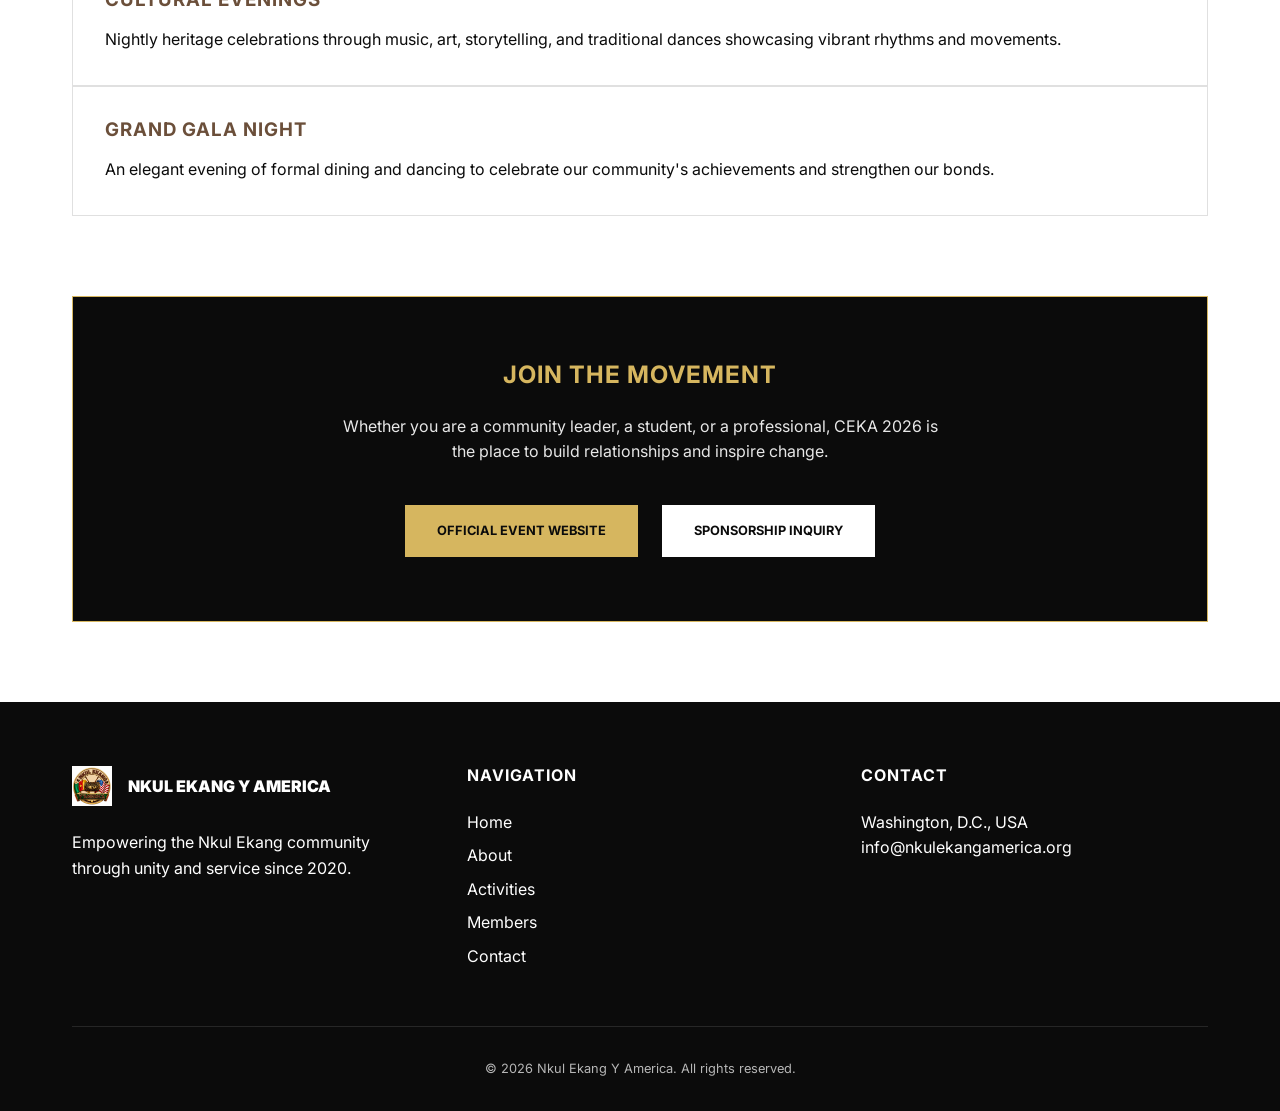
<file: ceka2026.html>
<!DOCTYPE html>
<html lang="en">
<head>
    <meta charset="UTF-8">
    <meta name="viewport" content="width=device-width, initial-scale=1.0">
    <title>CEKA 2026 | Nkul Ekang Y America</title>
    
    <!-- Open Graph / Facebook -->
    <meta property="og:type" content="website">
    <meta property="og:url" content="https://nkulekangamerica.org/ceka2026.html">
    <meta property="og:title" content="CEKA 2026 | Nkul Ekang Y America">
    <meta property="og:description" content="The most anticipated event of 2026. A groundbreaking gathering for community leaders and change-makers.">
    <meta property="og:image" content="https://images.unsplash.com/photo-1492684223066-81342ee5ff30?auto=format&fit=crop&q=80&w=2000">

    <!-- Twitter -->
    <meta property="twitter:card" content="summary_large_image">
    <meta property="twitter:url" content="https://nkulekangamerica.org/ceka2026.html">
    <meta property="twitter:title" content="CEKA 2026 | Nkul Ekang Y America">
    <meta property="twitter:description" content="The most anticipated event of 2026. A groundbreaking gathering for community leaders and change-makers.">
    <meta property="twitter:image" content="https://images.unsplash.com/photo-1492684223066-81342ee5ff30?auto=format&fit=crop&q=80&w=2000">

    <link rel="preconnect" href="https://fonts.googleapis.com">
    <link rel="preconnect" href="https://fonts.gstatic.com" crossorigin>
    <link href="https://fonts.googleapis.com/css2?family=Inter:wght@400;500;700;900&display=swap" rel="stylesheet">
    <link rel="stylesheet" href="assets/css/style.css">
    <style>
        .placeholder-flyer {
            width: 100%;
            max-width: 600px;
            margin: 3rem auto;
            background: var(--color-gray-light);
            aspect-ratio: 1 / 1.4; /* Typical flyer ratio */
            display: flex;
            align-items: center;
            justify-content: center;
            border: 1px solid var(--color-black);
        }
    </style>
</head>
<body>
    <header>
        <div class="container">
            <nav>
                <a href="index.html" class="logo">
                    <img src="assets/images/logos/logo.jpg" alt="Logo" style="height: 50px;">
                    <div class="logo-text">
                        <span>Nkul Ekang</span>
                        <span>Y'America</span>
                    </div>
                </a>
                <div class="nav-links">
                    <a href="index.html" data-i18n="nav-home">Home</a>
                    <a href="about.html" data-i18n="nav-about">About</a>
                    <a href="activities.html" data-i18n="nav-activities">Activities</a>
                    <a href="members.html" data-i18n="nav-members">Members</a>
                    <a href="news.html" data-i18n="nav-news">News</a>
                    <a href="galleria.html" data-i18n="nav-galleria">Galleria</a>
                    <a href="contact.html" data-i18n="nav-contact">Contact</a>
                </div>
                <div class="lang-switcher">
                    <span class="lang-btn active" data-lang="en">EN</span>
                    <span class="lang-btn" data-lang="fr">FR</span>
                    <span class="lang-btn" data-lang="es">ES</span>
                </div>
                <button class="menu-toggle" aria-label="Toggle Menu">
                    <span></span>
                    <span></span>
                    <span></span>
                </button>
            </nav>
        </div>
    </header>

    <main>
        <section class="page-banner" style="background-image: url('https://images.unsplash.com/photo-1492684223066-81342ee5ff30?auto=format&fit=crop&q=80&w=2000');">
            <div class="container">
                <span style="text-transform: uppercase; font-weight: 700; color: var(--color-yellow); letter-spacing: 2px;" data-i18n="ceka-hero-tag">The Most Anticipated Event of 2026</span>
                <h1 style="margin-top: 0.5rem;">CEKA 2026</h1>
                <p style="opacity: 0.9; margin-top: 1rem; max-width: 600px;" data-i18n="ceka-hero-subtitle">A groundbreaking gathering for community leaders, activists, and change-makers dedicated to driving meaningful social transformation.</p>
            </div>
        </section>

        <section>
            <div class="container">
                <div>
                    <div class="about-content-split" style="display: grid; grid-template-columns: 1fr 1fr; gap: 4rem; align-items: center; margin-bottom: 5rem;">
                        <div>
                            <h2 style="margin-bottom: 1.5rem; color: var(--color-brown);" data-i18n="ceka-mission-title">Our Mission</h2>
                            <p style="font-size: 1.1rem; margin-bottom: 1.5rem;" data-i18n="ceka-mission-p1">CEKA 2026 is more than a convention; it is a platform for empowerment, knowledge sharing, and collaborative action. We bring together the Ekang diaspora to celebrate our heritage while building a future of lasting positive change.</p>
                            <div style="display: grid; grid-template-columns: 1fr 1fr; gap: 2rem; margin-top: 2rem;">
                                <div>
                                    <h4 style="color: var(--color-brown); font-size: 0.8rem;" data-i18n="ceka-loc-title">Location</h4>
                                    <p style="font-weight: 700;" data-i18n="ceka-loc-val">New York City, USA</p>
                                    <small style="opacity: 0.7;" data-i18n="ceka-loc-venue">Venue: Coming Soon</small>
                                </div>
                                <div>
                                    <h4 style="color: var(--color-brown); font-size: 0.8rem;" data-i18n="ceka-exp-title">Expected</h4>
                                    <p style="font-weight: 700;" data-i18n="ceka-exp-val">1,000+ Participants</p>
                                    <small style="opacity: 0.7;" data-i18n="ceka-exp-scope">USA, Canada & Beyond</small>
                                </div>
                            </div>
                        </div>
                        <div style="text-align: center;">
                            <div class="placeholder-flyer" style="margin: 0 auto; width: 100%; max-width: 400px;">
                                <span style="font-weight: 700; color: #999; padding: 2rem; text-align: center;"><img src="assets/images/logo.jpeg" alt="CEKA 2026 Flyer" style="max-width: 100%; height: auto;"></span>
                            </div>
                        </div>
                    </div>

                    <h2 style="text-align: center; margin-bottom: 4rem; border-bottom: 2px solid var(--color-yellow); display: table; margin-left: auto; margin-right: auto; padding-bottom: 0.5rem;" data-i18n="ceka-prog-title">The 4-Day Program</h2>
                    <div class="values-grid" style="margin-bottom: 5rem;">
                        <div class="card">
                            <h3 style="color: var(--color-brown); margin-bottom: 1rem;" data-i18n="ceka-day1-title">Workshops & Keynotes</h3>
                            <p data-i18n="ceka-day1-desc">6+ interactive workshops and hands-on sessions led by world-class presentations focused on professional and project development.</p>
                        </div>
                        <div class="card">
                            <h3 style="color: var(--color-brown); margin-bottom: 1rem;" data-i18n="ceka-day2-title">Business Expo</h3>
                            <p data-i18n="ceka-day2-desc">A dedicated space for entrepreneurs to showcase new opportunities, network with industry leaders, and foster economic growth.</p>
                        </div>
                        <div class="card">
                            <h3 style="color: var(--color-brown); margin-bottom: 1rem;" data-i18n="ceka-day3-title">Cultural Evenings</h3>
                            <p data-i18n="ceka-day3-desc">Nightly heritage celebrations through music, art, storytelling, and traditional dances showcasing vibrant rhythms and movements.</p>
                        </div>
                        <div class="card">
                            <h3 style="color: var(--color-brown); margin-bottom: 1rem;" data-i18n="ceka-day4-title">Grand Gala Night</h3>
                            <p data-i18n="ceka-day4-desc">An elegant evening of formal dining and dancing to celebrate our community's achievements and strengthen our bonds.</p>
                        </div>
                    </div>

                    <div style="padding: 4rem 2rem; background: var(--color-black); color: var(--color-white); text-align: center; border: 1px solid var(--color-yellow);">
                        <h2 style="margin-bottom: 1.5rem; color: var(--color-yellow);" data-i18n="ceka-join-title">Join the Movement</h2>
                        <p style="max-width: 600px; margin: 0 auto 2.5rem auto; opacity: 0.9;" data-i18n="ceka-join-desc">Whether you are a community leader, a student, or a professional, CEKA 2026 is the place to build relationships and inspire change.</p>
                        <div style="display: flex; gap: 1.5rem; justify-content: center; flex-wrap: wrap;">
                            <a href="https://ebya2024.org/ceka-2026.html" target="_blank" class="btn btn-alt" data-i18n="ceka-btn-event">Official Event Website</a>
                            <a href="contact.html" class="btn" style="background: var(--color-white); color: var(--color-black);" data-i18n="ceka-btn-sponsor">Sponsorship Inquiry</a>
                        </div>
                    </div>
                </div>
            </div>
        </section>
    </main>

    <footer>
        <div class="container">
            <div class="footer-grid">
                <div>
                    <div class="logo" style="display: flex; align-items: center; gap: 1rem; margin-bottom: 1.5rem;">
                        <img src="assets/images/logos/logo.jpg" alt="Logo" style="height: 40px;">
                        <span>Nkul Ekang Y America</span>
                    </div>
                    <p data-i18n="footer-desc">Empowering the Nkul Ekang community through unity and service since 2020.</p>
                </div>
                <div>
                    <h4 style="margin-bottom: 1.5rem;" data-i18n="footer-nav">Navigation</h4>
                    <ul style="list-style: none;">
                        <li style="margin-bottom: 0.5rem;"><a href="index.html" data-i18n="nav-home">Home</a></li>
                        <li style="margin-bottom: 0.5rem;"><a href="about.html" data-i18n="nav-about">About</a></li>
                        <li style="margin-bottom: 0.5rem;"><a href="activities.html" data-i18n="nav-activities">Activities</a></li>
                        <li style="margin-bottom: 0.5rem;"><a href="members.html" data-i18n="nav-members">Members</a></li>
                        <li style="margin-bottom: 0.5rem;"><a href="contact.html" data-i18n="nav-contact">Contact</a></li>
                    </ul>
                </div>
                <div>
                    <h4 style="margin-bottom: 1.5rem;" data-i18n="footer-contact">Contact</h4>
                    <p data-i18n="footer-addr-dc">Washington, D.C., USA</p>
                    <p>info@nkulekangamerica.org</p>
                </div>
            </div>
            <div class="footer-bottom">
                &copy; 2026 Nkul Ekang Y America. <span data-i18n="rights">All rights reserved.</span>
            </div>
        </div>
    </footer>

    <script src="assets/js/translations.js"></script>
    <script>
        const menuToggle = document.querySelector('.menu-toggle');
        const navLinks = document.querySelector('.nav-links');

        menuToggle.addEventListener('click', () => {
            navLinks.classList.toggle('active');
        });

        // Close menu when clicking a link
        document.querySelectorAll('.nav-links a').forEach(link => {
            link.addEventListener('click', () => {
                navLinks.classList.remove('active');
            });
        });
    </script>
</body>
</html>
</file>
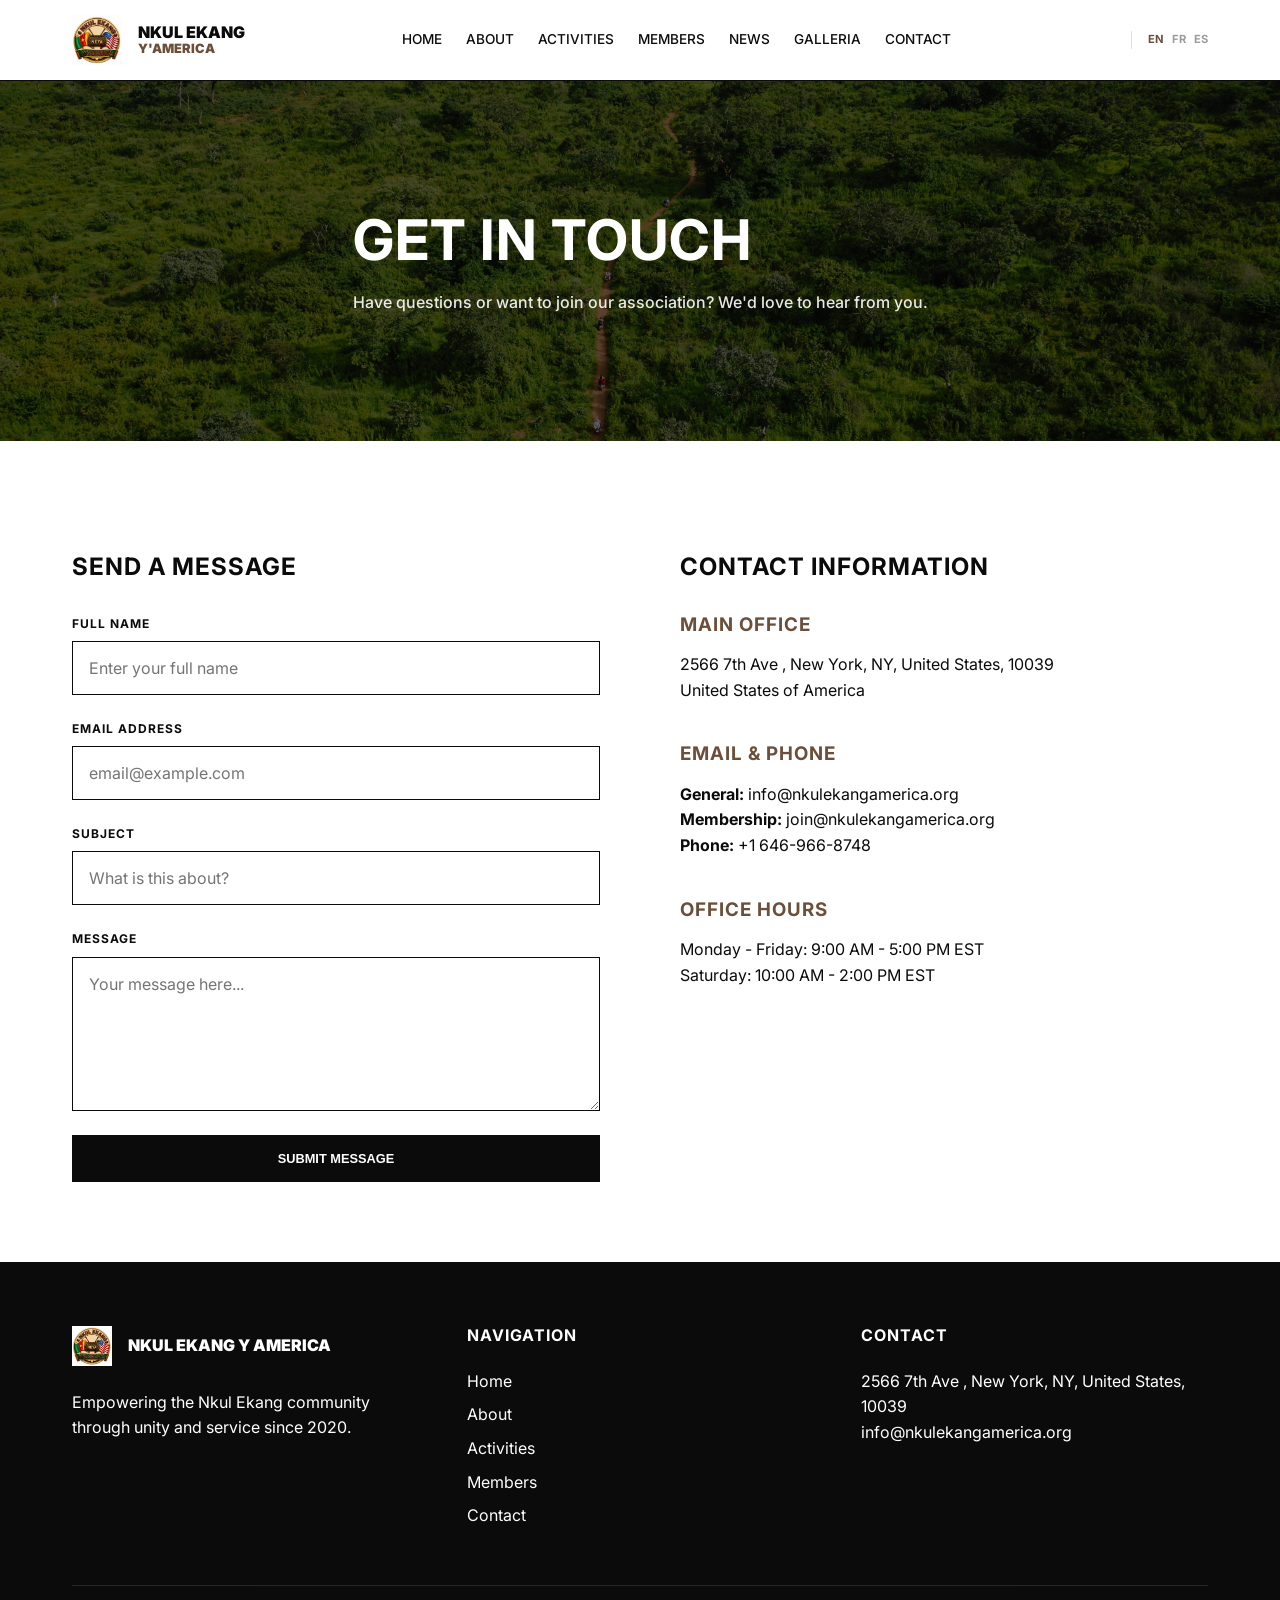
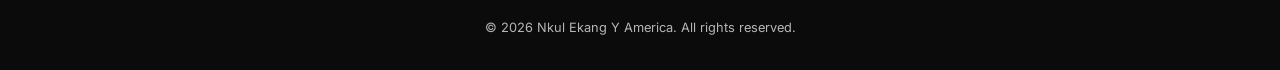
<file: contact.html>
<!DOCTYPE html>
<html lang="en">
<head>
    <meta charset="UTF-8">
    <meta name="viewport" content="width=device-width, initial-scale=1.0">
    <title>Contact | Nkul Ekang Y America</title>
    
    <!-- Open Graph / Facebook -->
    <meta property="og:type" content="website">
    <meta property="og:url" content="https://nkulekangamerica.org/contact.html">
    <meta property="og:title" content="Contact | Nkul Ekang Y America">
    <meta property="og:description" content="Have questions or want to join our association? We'd love to hear from you.">
    <meta property="og:image" content="https://nkulekangamerica.org/assets/images/banierecontact.jpg">

    <!-- Twitter -->
    <meta property="twitter:card" content="summary_large_image">
    <meta property="twitter:url" content="https://nkulekangamerica.org/contact.html">
    <meta property="twitter:title" content="Contact | Nkul Ekang Y America">
    <meta property="twitter:description" content="Have questions or want to join our association? We'd love to hear from you.">
    <meta property="twitter:image" content="https://nkulekangamerica.org/assets/images/banierecontact.jpg">

    <link rel="preconnect" href="https://fonts.googleapis.com">
    <link rel="preconnect" href="https://fonts.gstatic.com" crossorigin>
    <link href="https://fonts.googleapis.com/css2?family=Inter:wght@400;500;700;900&display=swap" rel="stylesheet">
    <link rel="stylesheet" href="assets/css/style.css">
    <style>
        .contact-container {
            display: grid;
            grid-template-columns: 1fr 1fr;
            gap: 5rem;
        }
        form {
            display: flex;
            flex-direction: column;
            gap: 1.5rem;
        }
        .form-group {
            display: flex;
            flex-direction: column;
            gap: 0.5rem;
        }
        label {
            text-transform: uppercase;
            font-size: 0.75rem;
            font-weight: 700;
            letter-spacing: 1px;
        }
        input, textarea {
            padding: 1rem;
            border: 1px solid var(--color-black);
            font-family: var(--font-main);
            font-size: 1rem;
            outline: none;
        }
        input:focus, textarea:focus {
            border-color: var(--color-brown);
            background-color: #fafafa;
        }
        .info-block {
            margin-bottom: 2.5rem;
        }
        .info-block h3 {
            margin-bottom: 1rem;
            color: var(--color-brown);
        }
        @media (max-width: 768px) {
            .contact-container {
                grid-template-columns: 1fr;
                gap: 3rem;
            }
        }
    </style>
</head>
<body>
    <header>
        <div class="container">
            <nav>
                <a href="index.html" class="logo">
                    <img src="assets/images/logos/logo.jpg" alt="Logo" style="height: 50px;">
                    <div class="logo-text">
                        <span>Nkul Ekang</span>
                        <span>Y'America</span>
                    </div>
                </a>
                <div class="nav-links">
                    <a href="index.html" data-i18n="nav-home">Home</a>
                    <a href="about.html" data-i18n="nav-about">About</a>
                    <a href="activities.html" data-i18n="nav-activities">Activities</a>
                    <a href="members.html" data-i18n="nav-members">Members</a>
                    <a href="news.html" data-i18n="nav-news">News</a>
                    <a href="galleria.html" data-i18n="nav-galleria">Galleria</a>
                    <a href="contact.html" data-i18n="nav-contact">Contact</a>
                </div>
                <div class="lang-switcher">
                    <span class="lang-btn active" data-lang="en">EN</span>
                    <span class="lang-btn" data-lang="fr">FR</span>
                    <span class="lang-btn" data-lang="es">ES</span>
                </div>
                <button class="menu-toggle" aria-label="Toggle Menu">
                    <span></span>
                    <span></span>
                    <span></span>
                </button>
            </nav>
        </div>
    </header>

    <main>
        <section class="page-banner" style="background-image: url('assets/images/banierecontact.jpg');">
            <div class="container">
                <h1 data-i18n="contact-hero-title">Get in Touch</h1>
                <p style="margin-top: 1rem; font-weight: 500; opacity: 0.9; max-width: 600px;" data-i18n="contact-hero-subtitle">Have questions or want to join our association? We'd love to hear from you.</p>
            </div>
        </section>

        <section>
            <div class="container">
                <div class="contact-container">
                    <div>
                        <h2 style="margin-bottom: 2rem;" data-i18n="contact-form-title">Send a Message</h2>
                        <form>
                            <div class="form-group">
                                <label for="name" data-i18n="label-name">Full Name</label>
                                <input type="text" id="name" name="name" placeholder="Enter your full name" data-i18n="placeholder-name" required>
                            </div>
                            <div class="form-group">
                                <label for="email" data-i18n="label-email">Email Address</label>
                                <input type="email" id="email" name="email" placeholder="email@example.com" data-i18n="placeholder-email" required>
                            </div>
                            <div class="form-group">
                                <label for="subject" data-i18n="label-subject">Subject</label>
                                <input type="text" id="subject" name="subject" placeholder="What is this about?" data-i18n="placeholder-subject">
                            </div>
                            <div class="form-group">
                                <label for="message" data-i18n="label-message">Message</label>
                                <textarea id="message" name="message" rows="6" placeholder="Your message here..." data-i18n="placeholder-message" required></textarea>
                            </div>
                            <button type="submit" class="btn" data-i18n="btn-submit">Submit Message</button>
                        </form>
                    </div>

                    <div>
                        <h2 style="margin-bottom: 2rem;" data-i18n="contact-info-title">Contact Information</h2>
                        
                        <div class="info-block">
                            <h3 data-i18n="info-office-title">Main Office</h3>
                            <p data-i18n="footer-addr-ny">2566 7th Ave , New York, NY, United States, 10039</p>
                            <p>United States of America</p>
                        </div>

                        <div class="info-block">
                            <h3 data-i18n="info-email-title">Email & Phone</h3>
                            <p><strong>General:</strong> info@nkulekangamerica.org</p>
                            <p><strong>Membership:</strong> join@nkulekangamerica.org</p>
                            <p><strong>Phone:</strong> +1 646-966-8748</p>
                        </div>

                        <div class="info-block">
                            <h3 data-i18n="info-hours-title">Office Hours</h3>
                            <p data-i18n="info-hours-mon">Monday - Friday: 9:00 AM - 5:00 PM EST</p>
                            <p data-i18n="info-hours-sat">Saturday: 10:00 AM - 2:00 PM EST</p>
                        </div>

                        <!--div style="background: var(--color-gray-light); height: 250px; border: 1px solid var(--color-black); display: flex; align-items: center; justify-content: center; text-transform: uppercase; font-weight: 700; font-size: 0.8rem; letter-spacing: 2px;">
                            Map Placeholder
                        </div-->
                    </div>
                </div>
            </div>
        </section>
    </main>

    <footer>
        <div class="container">
            <div class="footer-grid">
                <div>
                    <div class="logo" style="display: flex; align-items: center; gap: 1rem; margin-bottom: 1.5rem;">
                        <img src="assets/images/logos/logo.jpg" alt="Logo" style="height: 40px;">
                        <span>Nkul Ekang Y America</span>
                    </div>
                    <p data-i18n="footer-desc">Empowering the Nkul Ekang community through unity and service since 2020.</p>
                </div>
                <div>
                    <h4 style="margin-bottom: 1.5rem;" data-i18n="footer-nav">Navigation</h4>
                    <ul style="list-style: none;">
                        <li style="margin-bottom: 0.5rem;"><a href="index.html" data-i18n="nav-home">Home</a></li>
                        <li style="margin-bottom: 0.5rem;"><a href="about.html" data-i18n="nav-about">About</a></li>
                        <li style="margin-bottom: 0.5rem;"><a href="activities.html" data-i18n="nav-activities">Activities</a></li>
                        <li style="margin-bottom: 0.5rem;"><a href="members.html" data-i18n="nav-members">Members</a></li>
                        <li style="margin-bottom: 0.5rem;"><a href="contact.html" data-i18n="nav-contact">Contact</a></li>
                    </ul>
                </div>
                <div>
                    <h4 style="margin-bottom: 1.5rem;" data-i18n="footer-contact">Contact</h4>
                    <p data-i18n="footer-addr-ny">2566 7th Ave , New York, NY, United States, 10039</p>
                    <p>info@nkulekangamerica.org</p>
                </div>
            </div>
            <div class="footer-bottom">
                &copy; 2026 Nkul Ekang Y America. <span data-i18n="rights">All rights reserved.</span>
            </div>
        </div>
    </footer>

    <script src="assets/js/translations.js"></script>
    <script>
        const menuToggle = document.querySelector('.menu-toggle');
        const navLinks = document.querySelector('.nav-links');

        menuToggle.addEventListener('click', () => {
            navLinks.classList.toggle('active');
        });

        // Close menu when clicking a link
        document.querySelectorAll('.nav-links a').forEach(link => {
            link.addEventListener('click', () => {
                navLinks.classList.remove('active');
            });
        });
    </script>
</body>
</html>
</file>
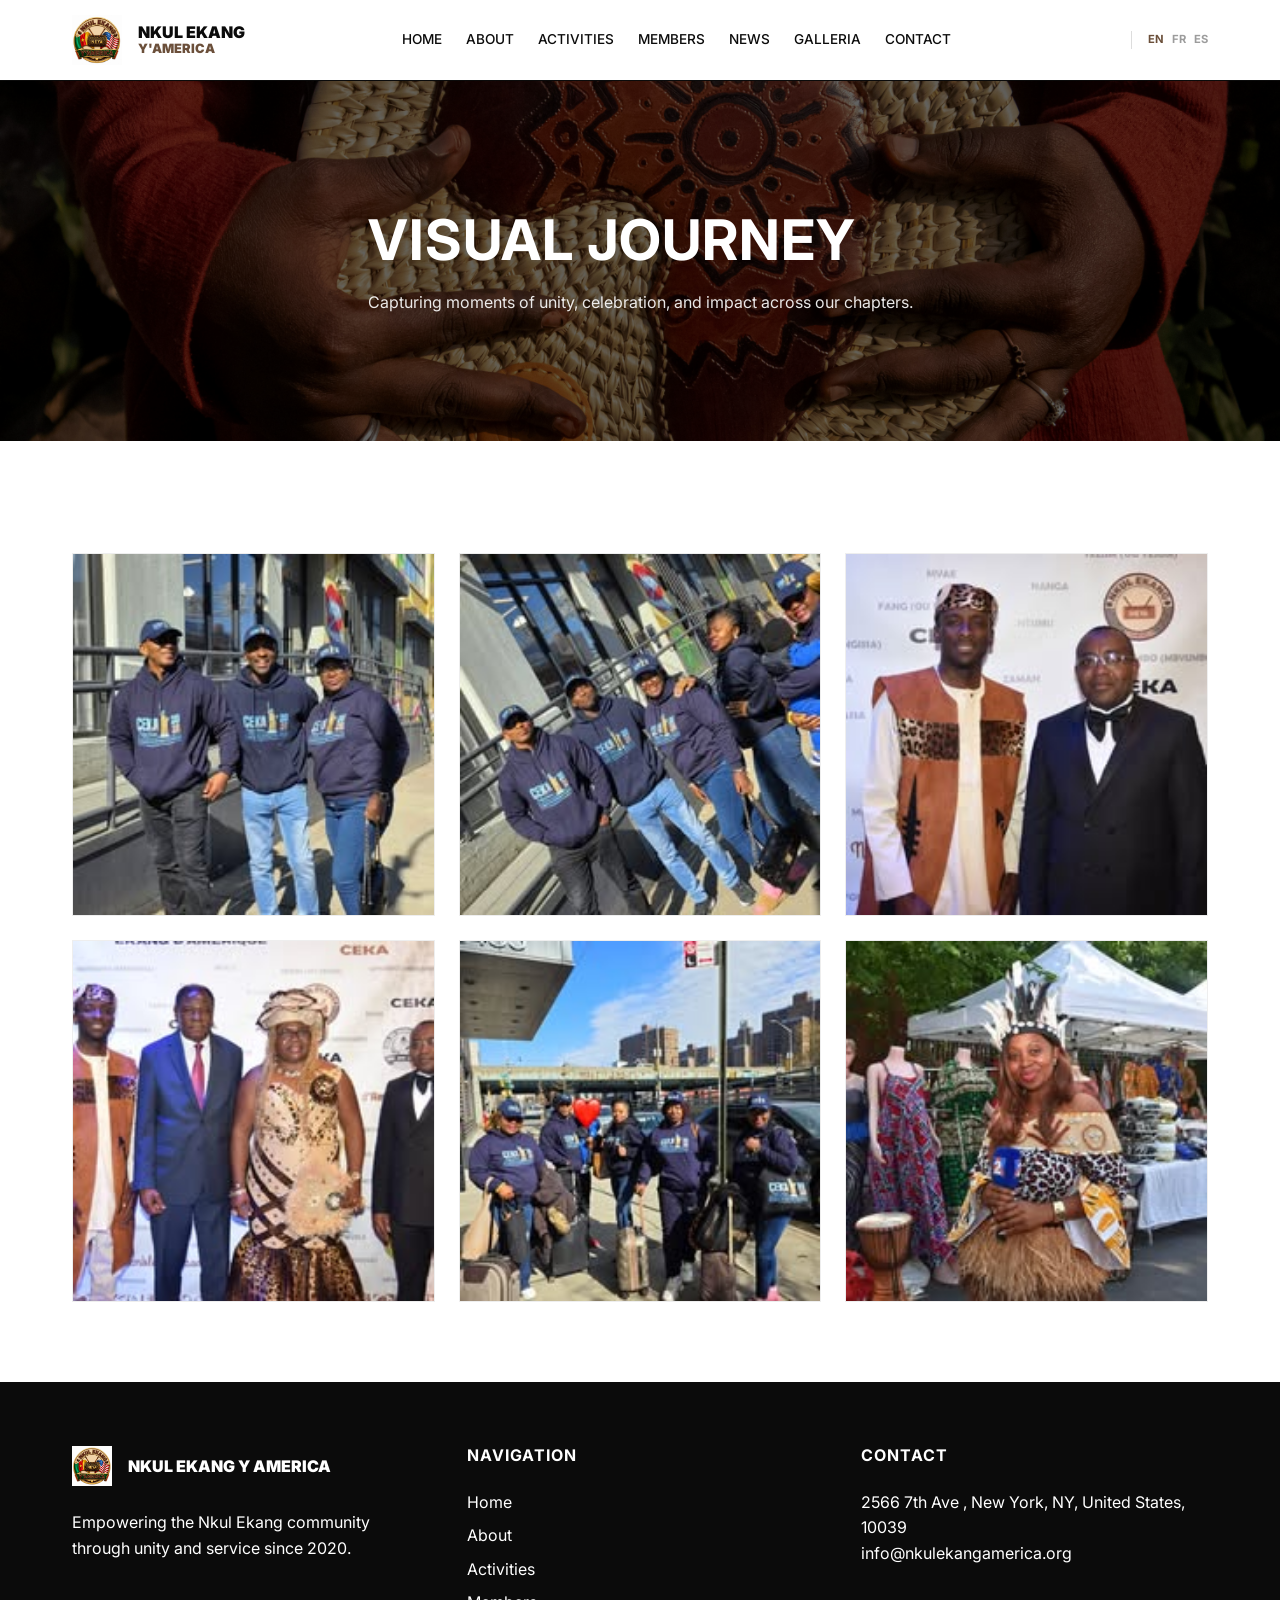
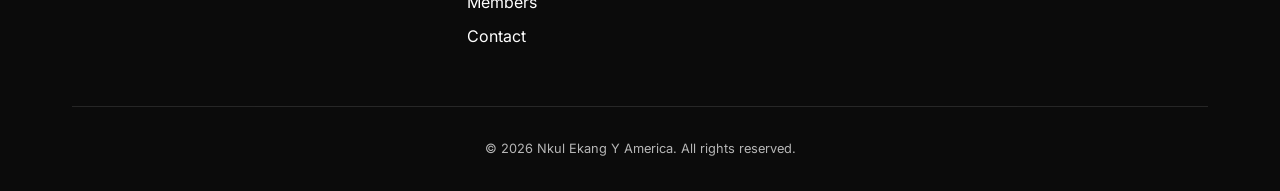
<file: galleria.html>
<!DOCTYPE html>
<html lang="en">
<head>
    <meta charset="UTF-8">
    <meta name="viewport" content="width=device-width, initial-scale=1.0">
    <title>Galleria | Nkul Ekang Y America</title>
    
    <!-- Open Graph / Facebook -->
    <meta property="og:type" content="website">
    <meta property="og:url" content="https://nkulekangamerica.org/galleria.html">
    <meta property="og:title" content="Galleria | Nkul Ekang Y America">
    <meta property="og:description" content="Capturing moments of unity, celebration, and impact across our chapters.">
    <meta property="og:image" content="https://nkulekangamerica.org/assets/images/banieregalerie.jpg">

    <!-- Twitter -->
    <meta property="twitter:card" content="summary_large_image">
    <meta property="twitter:url" content="https://nkulekangamerica.org/galleria.html">
    <meta property="twitter:title" content="Galleria | Nkul Ekang Y America">
    <meta property="twitter:description" content="Capturing moments of unity, celebration, and impact across our chapters.">
    <meta property="twitter:image" content="https://nkulekangamerica.org/assets/images/banieregalerie.jpg">

    <link rel="preconnect" href="https://fonts.googleapis.com">
    <link rel="preconnect" href="https://fonts.gstatic.com" crossorigin>
    <link href="https://fonts.googleapis.com/css2?family=Inter:wght@400;500;700;900&display=swap" rel="stylesheet">
    <link rel="stylesheet" href="assets/css/style.css">
    <style>
        .gallery-grid {
            display: grid;
            grid-template-columns: repeat(auto-fill, minmax(300px, 1fr));
            gap: 1.5rem;
        }
        .gallery-item {
            aspect-ratio: 1 / 1;
            background: var(--color-gray-light);
            border: 1px solid #eee;
            position: relative;
            overflow: hidden;
        }
        .gallery-item img {
            width: 100%;
            height: 100%;
            object-fit: cover;
            transition: transform 0.5s ease;
        }
        .gallery-item:hover img {
            transform: scale(1.05);
        }
        .gallery-overlay {
            position: absolute;
            bottom: 0;
            left: 0;
            right: 0;
            padding: 1.5rem;
            background: linear-gradient(transparent, rgba(0,0,0,0.8));
            color: var(--color-white);
            transform: translateY(100%);
            transition: transform 0.3s ease;
        }
        .gallery-item:hover .gallery-overlay {
            transform: translateY(0);
        }
        .gallery-overlay span {
            font-size: 0.75rem;
            text-transform: uppercase;
            font-weight: 700;
            letter-spacing: 1px;
        }
        .gallery-overlay h3 {
            font-size: 1rem;
            margin-top: 0.5rem;
        }
    </style>
</head>
<body>
    <header>
        <div class="container">
            <nav>
                <a href="index.html" class="logo">
                    <img src="assets/images/logos/logo.jpg" alt="Logo" style="height: 50px;">
                    <div class="logo-text">
                        <span>Nkul Ekang</span>
                        <span>Y'America</span>
                    </div>
                </a>
                <div class="nav-links">
                    <a href="index.html" data-i18n="nav-home">Home</a>
                    <a href="about.html" data-i18n="nav-about">About</a>
                    <a href="activities.html" data-i18n="nav-activities">Activities</a>
                    <a href="members.html" data-i18n="nav-members">Members</a>
                    <a href="news.html" data-i18n="nav-news">News</a>
                    <a href="galleria.html" data-i18n="nav-galleria">Galleria</a>
                    <a href="contact.html" data-i18n="nav-contact">Contact</a>
                </div>
                <div class="lang-switcher">
                    <span class="lang-btn active" data-lang="en">EN</span>
                    <span class="lang-btn" data-lang="fr">FR</span>
                    <span class="lang-btn" data-lang="es">ES</span>
                </div>
                <button class="menu-toggle" aria-label="Toggle Menu">
                    <span></span>
                    <span></span>
                    <span></span>
                </button>
            </nav>
        </div>
    </header>

    <main>
        <section class="page-banner" style="background-image: url('assets/images/banieregalerie.jpg');">
            <div class="container">
                <h1 data-i18n="galleria-hero-title">Visual Journey</h1>
                <p style="opacity: 0.9; margin-top: 1rem; max-width: 600px;" data-i18n="galleria-hero-subtitle">Capturing moments of unity, celebration, and impact across our chapters.</p>
            </div>
        </section>

        <section>
            <div class="container">
                <div class="gallery-grid">
                    <!-- Item 1 -->
                    <div class="gallery-item">
                        <img src="assets/images/gallery/1.jpg" alt="Annual Gala 2025">
                        <div class="gallery-overlay">
                            <span data-i18n="gallery-tag-event">Event</span>
                            <h3 data-i18n="gallery-1-title">Annual Gala 2025</h3>
                        </div>
                    </div>
                    <!-- Item 2 -->
                    <div class="gallery-item">
                        <img src="assets/images/gallery/2.jpg" alt="Youth Workshop">
                        <div class="gallery-overlay">
                            <span data-i18n="gallery-tag-edu">Education</span>
                            <h3 data-i18n="gallery-2-title">Youth Mentorship Workshop</h3>
                        </div>
                    </div>
                    <!-- Item 3 -->
                    <div class="gallery-item">
                        <img src="assets/images/gallery/3.jpg" alt="Cultural Festival">
                        <div class="gallery-overlay">
                            <span data-i18n="gallery-tag-culture">Culture</span>
                            <h3 data-i18n="gallery-3-title">Ekang Cultural Festival</h3>
                        </div>
                    </div>
                    <!-- Item 4 -->
                    <div class="gallery-item">
                        <img src="assets/images/gallery/4.jpg" alt="Community Dinner">
                        <div class="gallery-overlay">
                            <span data-i18n="gallery-tag-unity">Unity</span>
                            <h3 data-i18n="gallery-4-title">Regional Community Dinner</h3>
                        </div>
                    </div>
                    <!-- Item 5 -->
                    <div class="gallery-item">
                        <img src="assets/images/gallery/5.jpg" alt="Board Meeting">
                        <div class="gallery-overlay">
                            <span data-i18n="gallery-tag-lead">Leadership</span>
                            <h3 data-i18n="gallery-5-title">Strategic Planning Session</h3>
                        </div>
                    </div>
                    <!-- Item 6 -->
                    <div class="gallery-item">
                        <img src="assets/images/gallery/6.jpg" alt="Volunteer Day">
                        <div class="gallery-overlay">
                            <span data-i18n="gallery-tag-service">Service</span>
                            <h3 data-i18n="gallery-6-title">Local Community Volunteer Day</h3>
                        </div>
                    </div>
                </div>
            </div>
        </section>
    </main>

    <footer>
        <div class="container">
            <div class="footer-grid">
                <div>
                    <div class="logo" style="display: flex; align-items: center; gap: 1rem; margin-bottom: 1.5rem;">
                        <img src="assets/images/logos/logo.jpg" alt="Logo" style="height: 40px;">
                        <span>Nkul Ekang Y America</span>
                    </div>
                    <p data-i18n="footer-desc">Empowering the Nkul Ekang community through unity and service since 2020.</p>
                </div>
                <div>
                    <h4 style="margin-bottom: 1.5rem;" data-i18n="footer-nav">Navigation</h4>
                    <ul style="list-style: none;">
                        <li style="margin-bottom: 0.5rem;"><a href="index.html" data-i18n="nav-home">Home</a></li>
                        <li style="margin-bottom: 0.5rem;"><a href="about.html" data-i18n="nav-about">About</a></li>
                        <li style="margin-bottom: 0.5rem;"><a href="activities.html" data-i18n="nav-activities">Activities</a></li>
                        <li style="margin-bottom: 0.5rem;"><a href="members.html" data-i18n="nav-members">Members</a></li>
                        <li style="margin-bottom: 0.5rem;"><a href="contact.html" data-i18n="nav-contact">Contact</a></li>
                    </ul>
                </div>
                <div>
                    <h4 style="margin-bottom: 1.5rem;" data-i18n="footer-contact">Contact</h4>
                    <p data-i18n="footer-addr-ny">2566 7th Ave , New York, NY, United States, 10039</p>
                    <p>info@nkulekangamerica.org</p>
                </div>
            </div>
            <div class="footer-bottom">
                &copy; 2026 Nkul Ekang Y America. <span data-i18n="rights">All rights reserved.</span>
            </div>
        </div>
    </footer>

    <script src="assets/js/translations.js"></script>
    <script>
        const menuToggle = document.querySelector('.menu-toggle');
        const navLinks = document.querySelector('.nav-links');

        menuToggle.addEventListener('click', () => {
            navLinks.classList.toggle('active');
        });

        // Close menu when clicking a link
        document.querySelectorAll('.nav-links a').forEach(link => {
            link.addEventListener('click', () => {
                navLinks.classList.remove('active');
            });
        });
    </script>
</body>
</html>
</file>
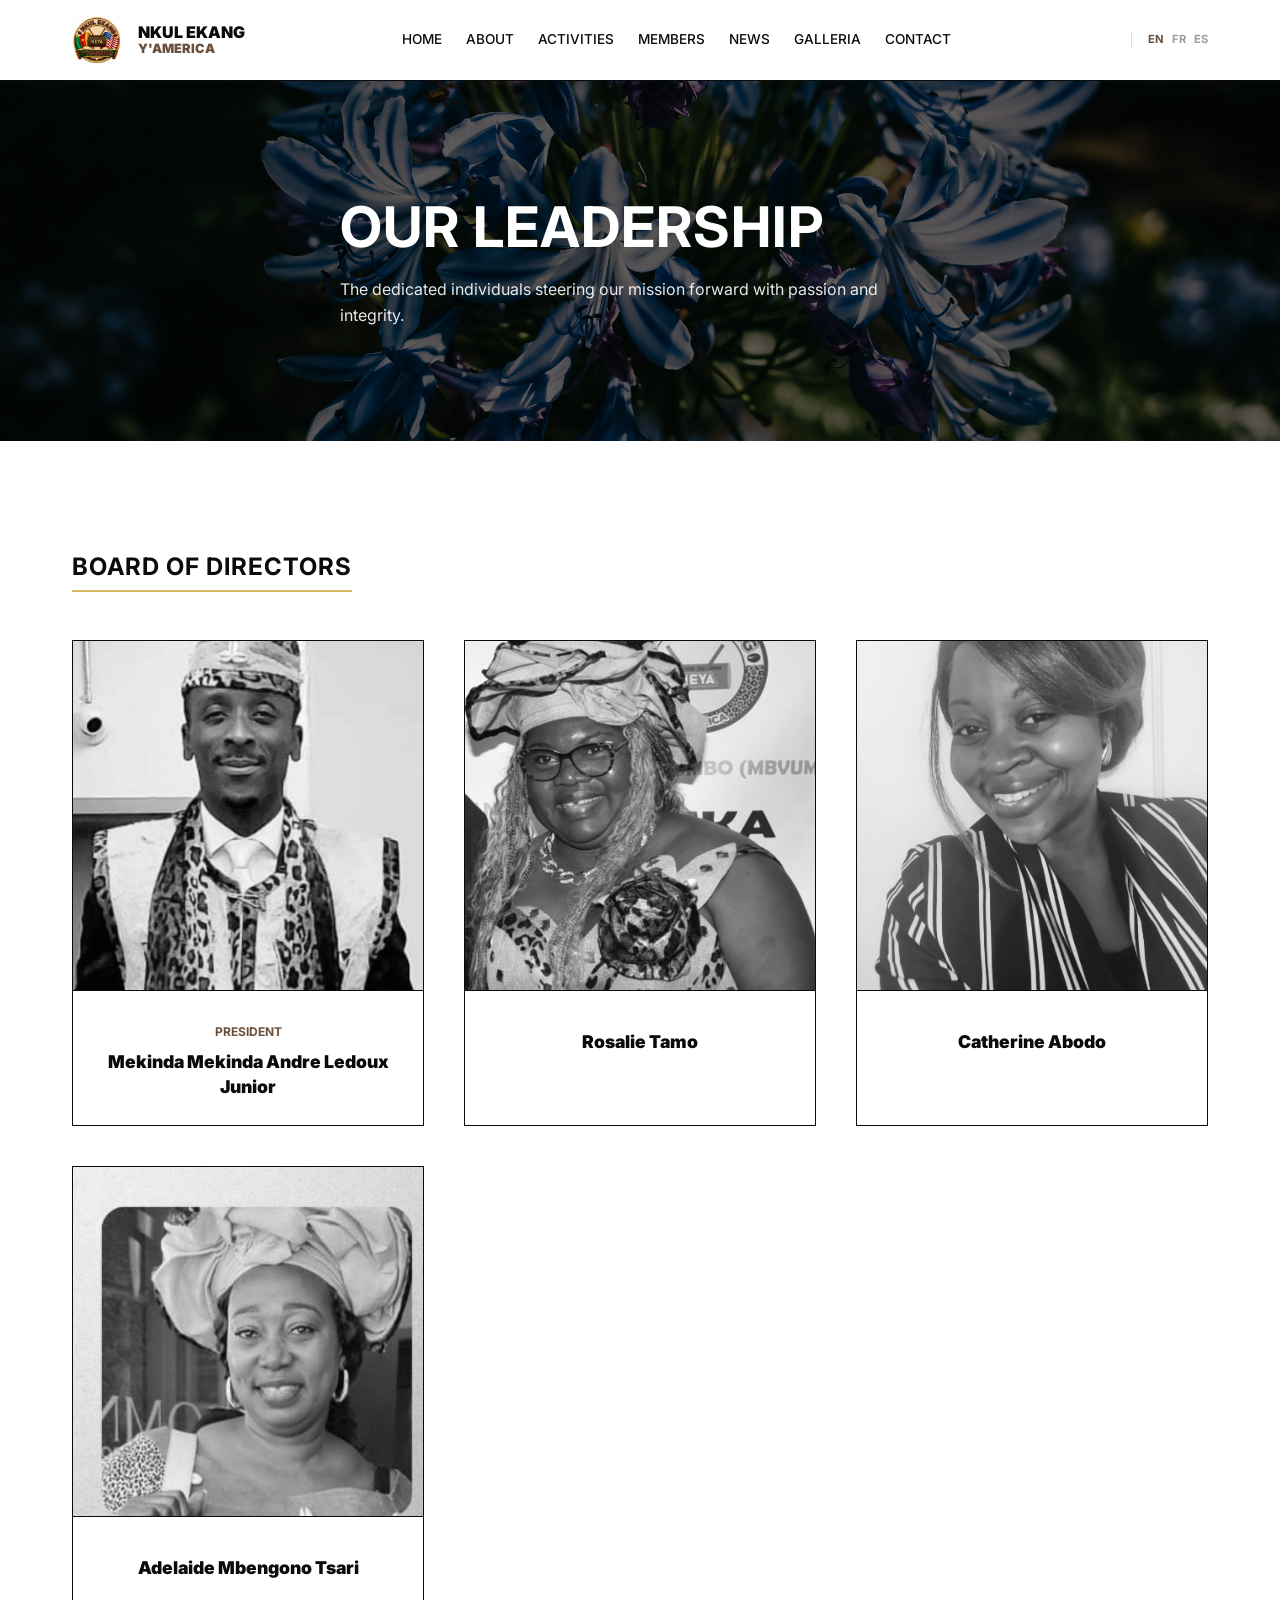
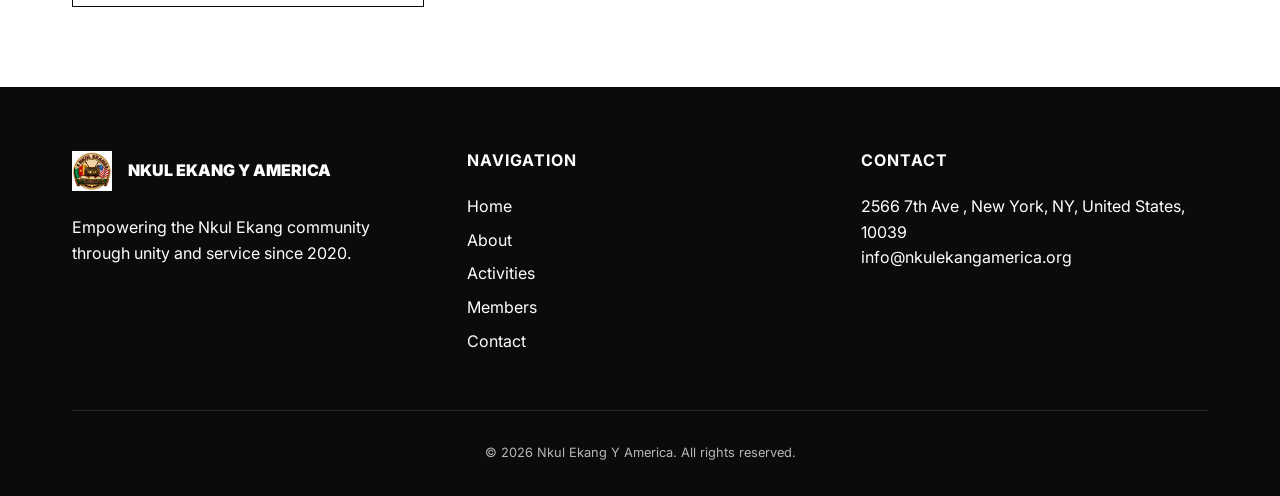
<file: members.html>
<!DOCTYPE html>
<html lang="en">
<head>
    <meta charset="UTF-8">
    <meta name="viewport" content="width=device-width, initial-scale=1.0">
    <title>Members | Nkul Ekang Y America</title>
    
    <!-- Open Graph / Facebook -->
    <meta property="og:type" content="website">
    <meta property="og:url" content="https://nkulekangamerica.org/members.html">
    <meta property="og:title" content="Members | Nkul Ekang Y America">
    <meta property="og:description" content="The dedicated individuals steering our mission forward with passion and integrity.">
    <meta property="og:image" content="https://nkulekangamerica.org/assets/images/banieremembers.jpg">

    <!-- Twitter -->
    <meta property="twitter:card" content="summary_large_image">
    <meta property="twitter:url" content="https://nkulekangamerica.org/members.html">
    <meta property="twitter:title" content="Members | Nkul Ekang Y America">
    <meta property="twitter:description" content="The dedicated individuals steering our mission forward with passion and integrity.">
    <meta property="twitter:image" content="https://nkulekangamerica.org/assets/images/banieremembers.jpg">

    <link rel="preconnect" href="https://fonts.googleapis.com">
    <link rel="preconnect" href="https://fonts.gstatic.com" crossorigin>
    <link href="https://fonts.googleapis.com/css2?family=Inter:wght@400;500;700;900&display=swap" rel="stylesheet">
    <link rel="stylesheet" href="assets/css/style.css">
    <style>
        .members-grid {
            display: grid;
            grid-template-columns: repeat(auto-fill, minmax(280px, 1fr));
            gap: 2.5rem;
        }
        .member-card {
            border: 1px solid var(--color-black);
            padding: 0;
            text-align: center;
            background: var(--color-white);
        }
        .member-photo {
            width: 100%;
            aspect-ratio: 1 / 1;
            object-fit: cover;
            border-bottom: 1px solid var(--color-black);
            filter: grayscale(100%);
            transition: filter 0.3s ease;
        }
        .member-card:hover .member-photo {
            filter: grayscale(0%);
        }
        .member-info {
            padding: 1.5rem;
        }
        .member-role {
            text-transform: uppercase;
            font-size: 0.75rem;
            font-weight: 700;
            color: var(--color-brown);
            margin-bottom: 0.5rem;
            display: block;
        }
        .member-name {
            font-size: 1.1rem;
            font-weight: 900;
            line-height: 1.2;
        }
    </style>
</head>
<body>
    <header>
        <div class="container">
            <nav>
                <a href="index.html" class="logo">
                    <img src="assets/images/logos/logo.jpg" alt="Logo" style="height: 50px;">
                    <div class="logo-text">
                        <span>Nkul Ekang</span>
                        <span>Y'America</span>
                    </div>
                </a>
                <div class="nav-links">
                    <a href="index.html" data-i18n="nav-home">Home</a>
                    <a href="about.html" data-i18n="nav-about">About</a>
                    <a href="activities.html" data-i18n="nav-activities">Activities</a>
                    <a href="members.html" data-i18n="nav-members">Members</a>
                    <a href="news.html" data-i18n="nav-news">News</a>
                    <a href="galleria.html" data-i18n="nav-galleria">Galleria</a>
                    <a href="contact.html" data-i18n="nav-contact">Contact</a>
                </div>
                <div class="lang-switcher">
                    <span class="lang-btn active" data-lang="en">EN</span>
                    <span class="lang-btn" data-lang="fr">FR</span>
                    <span class="lang-btn" data-lang="es">ES</span>
                </div>
                <button class="menu-toggle" aria-label="Toggle Menu">
                    <span></span>
                    <span></span>
                    <span></span>
                </button>
            </nav>
        </div>
    </header>

    <main>
        <section class="page-banner" style="background-image: url('assets/images/banieremembers.jpg');">
            <div class="container">
                <h1 data-i18n="members-hero-title">Our Leadership</h1>
                <p style="opacity: 0.9; margin-top: 1rem; max-width: 600px;" data-i18n="members-hero-subtitle">The dedicated individuals steering our mission forward with passion and integrity.</p>
            </div>
        </section>

        <section>
            <div class="container">
                <h2 style="margin-bottom: 3rem; border-bottom: 2px solid var(--color-yellow); display: inline-block; padding-bottom: 0.5rem;" data-i18n="members-board-title">Board of Directors</h2>
                <div class="members-grid">
                    <div class="member-card">
                        <img src="assets/images/members/mekinda.png" alt="Mekinda Mekinda Andre Ledoux Junior" class="member-photo">
                        <div class="member-info">
                            <span class="member-role" data-i18n="role-president">President</span>
                            <span class="member-name">Mekinda Mekinda Andre Ledoux Junior</span>
                        </div>
                    </div>
                    <div class="member-card">
                        <img src="assets/images/members/Rosalie.jpg" alt="Rosalie" class="member-photo">
                        <div class="member-info">
                            <span class="member-role">            </span>
                            <span class="member-name">Rosalie Tamo</span>
                        </div>
                    </div>
                    <div class="member-card">
                        <img src="assets/images/members/catherine.jpg" alt="Catherine" class="member-photo">
                        <div class="member-info">
                            <span class="member-role">                </span>
                            <span class="member-name">Catherine Abodo </span>
                        </div>
                    </div>
                    <div class="member-card">
                        <img src="assets/images/members/adel.jpg" alt="Adelaide" class="member-photo">
                        <div class="member-info">
                            <span class="member-role">                </span>
                            <span class="member-name">Adelaide Mbengono Tsari </span>
                        </div>
                    </div>
                    <!--div class="member-card">
                        <div style="aspect-ratio: 1/1; background: var(--color-gray-light); display: flex; align-items: center; justify-content: center; border-bottom: 1px solid var(--color-black);">
                            <span style="font-size: 0.8rem; font-weight: 700; color: #999;">PHOTO PENDING</span>
                        </div>
                        <div class="member-info">
                            <span class="member-role">Treasurer</span>
                            <span class="member-name">Sarah Ekang</span>
                        </div>
                    </div>
                    <div class="member-card">
                        <div style="aspect-ratio: 1/1; background: var(--color-gray-light); display: flex; align-items: center; justify-content: center; border-bottom: 1px solid var(--color-black);">
                            <span style="font-size: 0.8rem; font-weight: 700; color: #999;">PHOTO PENDING</span>
                        </div>
                        <div class="member-info">
                            <span class="member-role">Public Relations</span>
                            <span class="member-name">Luc Békalé</span>
                        </div>
                    </div>
                    <div class="member-card">
                        <div style="aspect-ratio: 1/1; background: var(--color-gray-light); display: flex; align-items: center; justify-content: center; border-bottom: 1px solid var(--color-black);">
                            <span style="font-size: 0.8rem; font-weight: 700; color: #999;">PHOTO PENDING</span>
                        </div>
                        <div class="member-info">
                            <span class="member-role">Legal Counsel</span>
                            <span class="member-name">Patricia Ndong</span>
                        </div>
                    </div>
                </div-->

                <!--h2 style="margin-top: 5rem; margin-bottom: 3rem; border-bottom: 2px solid var(--color-brown); display: inline-block; padding-bottom: 0.5rem;">Regional Representatives</h2>
                <div class="members-grid">
                    <div class="member-card">
                        <span class="member-role">East Coast</span>
                        <span class="member-name">Robert Essono</span>
                    </div>
                    <div class="member-card">
                        <span class="member-role">West Coast</span>
                        <span class="member-name">Alice Mintsa</span>
                    </div>
                    <div class="member-card">
                        <span class="member-role">Midwest</span>
                        <span class="member-name">Charles Ondo</span>
                    </div>
                    <div class="member-card">
                        <span class="member-role">South</span>
                        <span class="member-name">Hélène Abessolo</span>
                    </div>
                </div-->
            </div>
        </section>
    </main>

    <footer>
        <div class="container">
            <div class="footer-grid">
                <div>
                    <div class="logo" style="display: flex; align-items: center; gap: 1rem; margin-bottom: 1.5rem;">
                        <img src="assets/images/logos/logo.jpg" alt="Logo" style="height: 40px;">
                        <span>Nkul Ekang Y America</span>
                    </div>
                    <p data-i18n="footer-desc">Empowering the Nkul Ekang community through unity and service since 2020.</p>
                </div>
                <div>
                    <h4 style="margin-bottom: 1.5rem;" data-i18n="footer-nav">Navigation</h4>
                    <ul style="list-style: none;">
                        <li style="margin-bottom: 0.5rem;"><a href="index.html" data-i18n="nav-home">Home</a></li>
                        <li style="margin-bottom: 0.5rem;"><a href="about.html" data-i18n="nav-about">About</a></li>
                        <li style="margin-bottom: 0.5rem;"><a href="activities.html" data-i18n="nav-activities">Activities</a></li>
                        <li style="margin-bottom: 0.5rem;"><a href="members.html" data-i18n="nav-members">Members</a></li>
                        <li style="margin-bottom: 0.5rem;"><a href="contact.html" data-i18n="nav-contact">Contact</a></li>
                    </ul>
                </div>
                <div>
                    <h4 style="margin-bottom: 1.5rem;" data-i18n="footer-contact">Contact</h4>
                    <p data-i18n="footer-addr-ny">2566 7th Ave , New York, NY, United States, 10039</p>
                    <p>info@nkulekangamerica.org</p>
                </div>
            </div>
            <div class="footer-bottom">
                &copy; 2026 Nkul Ekang Y America. <span data-i18n="rights">All rights reserved.</span>
            </div>
        </div>
    </footer>

    <script src="assets/js/translations.js"></script>
    <script>
        const menuToggle = document.querySelector('.menu-toggle');
        const navLinks = document.querySelector('.nav-links');

        menuToggle.addEventListener('click', () => {
            navLinks.classList.toggle('active');
        });

        // Close menu when clicking a link
        document.querySelectorAll('.nav-links a').forEach(link => {
            link.addEventListener('click', () => {
                navLinks.classList.remove('active');
            });
        });
    </script>
</body>
</html>
</file>
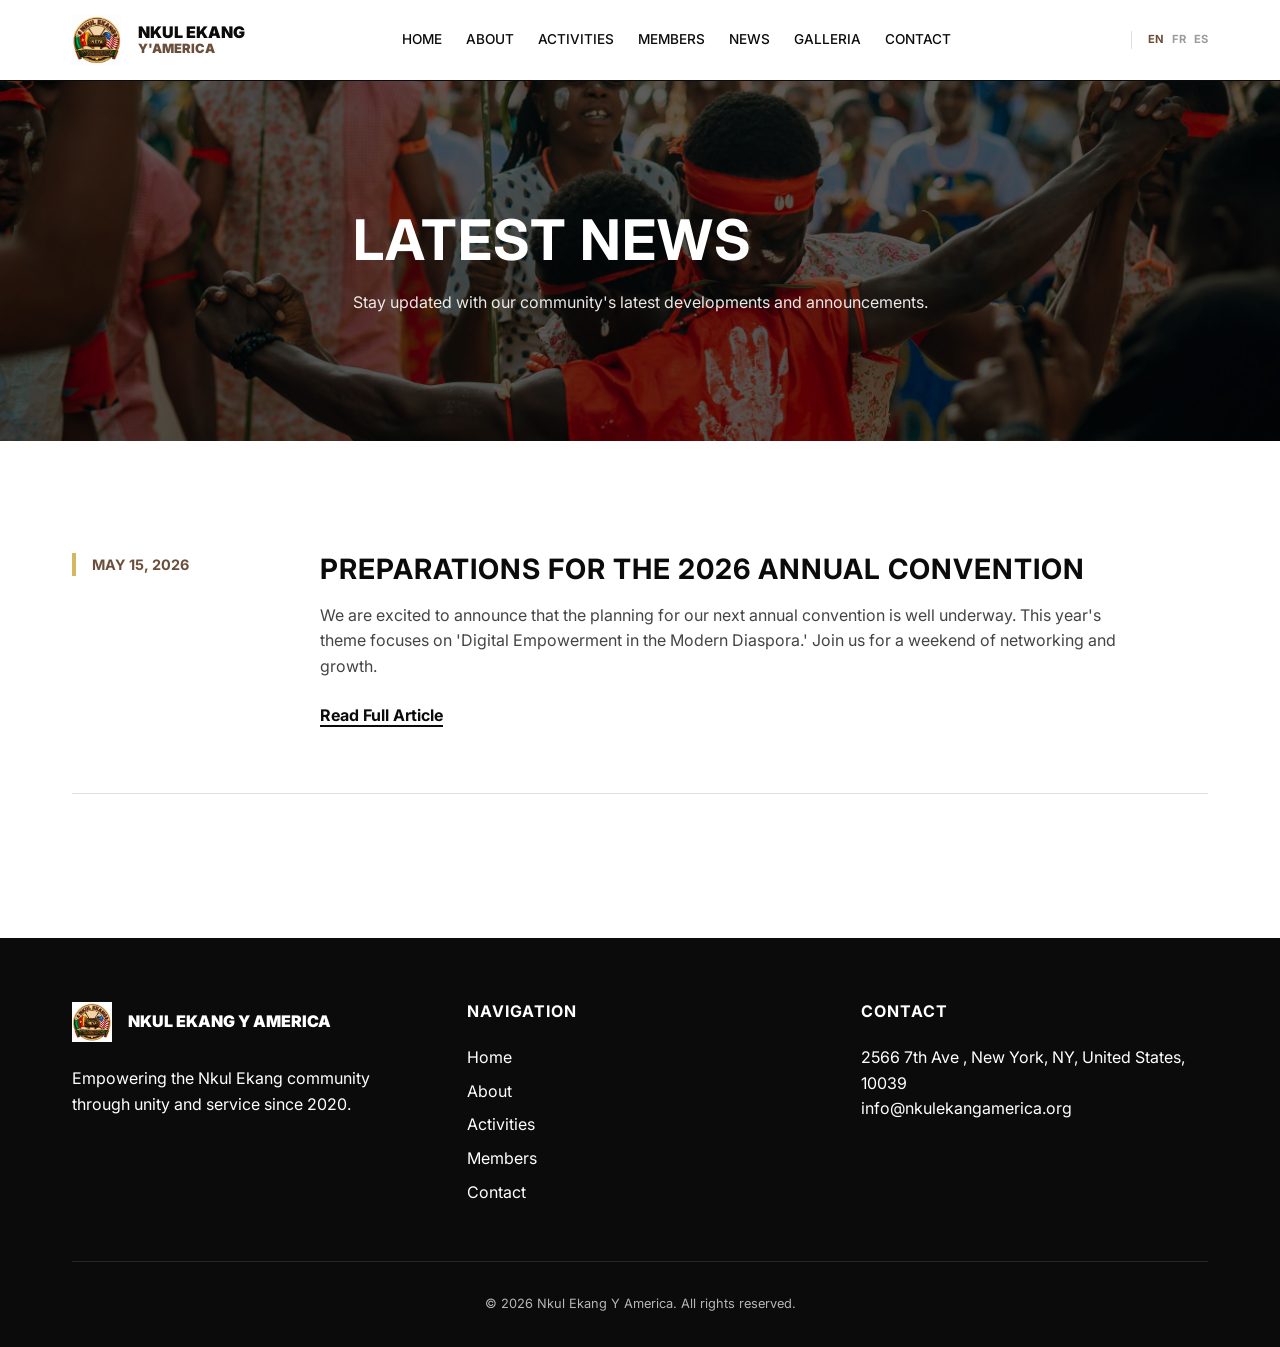
<file: news.html>
<!DOCTYPE html>
<html lang="en">
<head>
    <meta charset="UTF-8">
    <meta name="viewport" content="width=device-width, initial-scale=1.0">
    <title>News | Nkul Ekang Y America</title>
    
    <!-- Open Graph / Facebook -->
    <meta property="og:type" content="website">
    <meta property="og:url" content="https://nkulekangamerica.org/news.html">
    <meta property="og:title" content="News | Nkul Ekang Y America">
    <meta property="og:description" content="Stay updated with our community's latest developments and announcements.">
    <meta property="og:image" content="https://nkulekangamerica.org/assets/images/banierenews.jpg">

    <!-- Twitter -->
    <meta property="twitter:card" content="summary_large_image">
    <meta property="twitter:url" content="https://nkulekangamerica.org/news.html">
    <meta property="twitter:title" content="News | Nkul Ekang Y America">
    <meta property="twitter:description" content="Stay updated with our community's latest developments and announcements.">
    <meta property="twitter:image" content="https://nkulekangamerica.org/assets/images/banierenews.jpg">

    <link rel="preconnect" href="https://fonts.googleapis.com">
    <link rel="preconnect" href="https://fonts.gstatic.com" crossorigin>
    <link href="https://fonts.googleapis.com/css2?family=Inter:wght@400;500;700;900&display=swap" rel="stylesheet">
    <link rel="stylesheet" href="assets/css/style.css">
    <style>
        .news-item {
            display: grid;
            grid-template-columns: 200px 1fr;
            gap: 3rem;
            margin-bottom: 4rem;
            padding-bottom: 4rem;
            border-bottom: 1px solid #e0e0e0;
        }
        .news-date {
            font-weight: 700;
            color: var(--color-brown);
            text-transform: uppercase;
            font-size: 0.9rem;
            border-left: 4px solid var(--color-yellow);
            padding-left: 1rem;
            height: fit-content;
        }
        .news-content h2 {
            margin-bottom: 1rem;
            font-size: 1.75rem;
        }
        .news-content p {
            color: #444;
            margin-bottom: 1.5rem;
            max-width: 800px;
        }
        @media (max-width: 768px) {
            .news-item {
                grid-template-columns: 1fr;
                gap: 1rem;
            }
        }
    </style>
</head>
<body>
    <header>
        <div class="container">
            <nav>
                <a href="index.html" class="logo">
                    <img src="assets/images/logos/logo.jpg" alt="Logo" style="height: 50px;">
                    <div class="logo-text">
                        <span>Nkul Ekang</span>
                        <span>Y'America</span>
                    </div>
                </a>
                <div class="nav-links">
                    <a href="index.html" data-i18n="nav-home">Home</a>
                    <a href="about.html" data-i18n="nav-about">About</a>
                    <a href="activities.html" data-i18n="nav-activities">Activities</a>
                    <a href="members.html" data-i18n="nav-members">Members</a>
                    <a href="news.html" data-i18n="nav-news">News</a>
                    <a href="galleria.html" data-i18n="nav-galleria">Galleria</a>
                    <a href="contact.html" data-i18n="nav-contact">Contact</a>
                </div>
                <div class="lang-switcher">
                    <span class="lang-btn active" data-lang="en">EN</span>
                    <span class="lang-btn" data-lang="fr">FR</span>
                    <span class="lang-btn" data-lang="es">ES</span>
                </div>
                <button class="menu-toggle" aria-label="Toggle Menu">
                    <span></span>
                    <span></span>
                    <span></span>
                </button>
            </nav>
        </div>
    </header>

    <main>
        <section class="page-banner" style="background-image: url('assets/images/banierenews.jpg');">
            <div class="container">
                <h1 data-i18n="news-hero-title">Latest News</h1>
                <p style="opacity: 0.9; margin-top: 1rem; max-width: 600px;" data-i18n="news-hero-subtitle">Stay updated with our community's latest developments and announcements.</p>
            </div>
        </section>

        <section>
            <div class="container">
                <!-- News 1 -->
                <article class="news-item">
                    <div class="news-date" data-i18n="news-1-date">May 15, 2026</div>
                    <div class="news-content">
                        <h2 data-i18n="news-1-full-title">Preparations for the 2026 Annual Convention</h2>
                        <p data-i18n="news-1-full-desc">We are excited to announce that the planning for our next annual convention is well underway. This year's theme focuses on "Digital Empowerment in the Modern Diaspora." Join us for a weekend of networking and growth.</p>
                        <a href="#" style="font-weight: 700; border-bottom: 2px solid var(--color-black);" data-i18n="read-full">Read Full Article</a>
                    </div>
                </article>

                
            </div>
        </section>
    </main>

    <footer>
        <div class="container">
            <div class="footer-grid">
                <div>
                    <div class="logo" style="display: flex; align-items: center; gap: 1rem; margin-bottom: 1.5rem;">
                        <img src="assets/images/logos/logo.jpg" alt="Logo" style="height: 40px;">
                        <span>Nkul Ekang Y America</span>
                    </div>
                    <p data-i18n="footer-desc">Empowering the Nkul Ekang community through unity and service since 2020.</p>
                </div>
                <div>
                    <h4 style="margin-bottom: 1.5rem;" data-i18n="footer-nav">Navigation</h4>
                    <ul style="list-style: none;">
                        <li style="margin-bottom: 0.5rem;"><a href="index.html" data-i18n="nav-home">Home</a></li>
                        <li style="margin-bottom: 0.5rem;"><a href="about.html" data-i18n="nav-about">About</a></li>
                        <li style="margin-bottom: 0.5rem;"><a href="activities.html" data-i18n="nav-activities">Activities</a></li>
                        <li style="margin-bottom: 0.5rem;"><a href="members.html" data-i18n="nav-members">Members</a></li>
                        <li style="margin-bottom: 0.5rem;"><a href="contact.html" data-i18n="nav-contact">Contact</a></li>
                    </ul>
                </div>
                <div>
                    <h4 style="margin-bottom: 1.5rem;" data-i18n="footer-contact">Contact</h4>
                    <p data-i18n="footer-addr-ny">2566 7th Ave , New York, NY, United States, 10039</p>
                    <p>info@nkulekangamerica.org</p>
                </div>
            </div>
            <div class="footer-bottom">
                &copy; 2026 Nkul Ekang Y America. <span data-i18n="rights">All rights reserved.</span>
            </div>
        </div>
    </footer>

    <script src="assets/js/translations.js"></script>
    <script>
        const menuToggle = document.querySelector('.menu-toggle');
        const navLinks = document.querySelector('.nav-links');

        menuToggle.addEventListener('click', () => {
            navLinks.classList.toggle('active');
        });

        // Close menu when clicking a link
        document.querySelectorAll('.nav-links a').forEach(link => {
            link.addEventListener('click', () => {
                navLinks.classList.remove('active');
            });
        });
    </script>
</body>
</html>
</file>
<file: assets/css/style.css>
/* 
   NKUL EKANG Y AMERICA - DESIGN SYSTEM
   Theme: Institutional, Minimalist, Sharp
*/

:root {
    --color-black: #0B0B0B;
    --color-white: #FFFFFF;
    --color-brown: #6B4F3A;
    --color-yellow: #D6B65F;
    --color-gray-light: #F5F5F5;
    --font-main: 'Inter', system-ui, -apple-system, sans-serif;
    --container-width: 1200px;
    --spacing-base: 1rem;
}

/* Base Reset */
* {
    margin: 0;
    padding: 0;
    box-sizing: border-box;
}

body {
    font-family: var(--font-main);
    background-color: var(--color-white);
    color: var(--color-black);
    line-height: 1.6;
    overflow-x: hidden;
}

/* Typography */
h1, h2, h3, h4 {
    text-transform: uppercase;
    letter-spacing: 1px;
    font-weight: 700;
    line-height: 1.2;
}

a {
    text-decoration: none;
    color: inherit;
    transition: color 0.3s ease;
}

/* Layout Elements */
.container {
    max-width: var(--container-width);
    margin: 0 auto;
    padding: 0 2rem;
}

section {
    padding: 5rem 0;
}

/* Header & Navigation */
header {
    background: var(--color-white);
    border-bottom: 1px solid var(--color-black);
    position: sticky;
    top: 0;
    z-index: 1000;
}

nav {
    display: flex;
    justify-content: space-between;
    align-items: center;
    height: 80px;
}

.logo {
    font-size: 1rem;
    font-weight: 900;
    text-transform: uppercase;
    display: flex;
    align-items: center;
    gap: 1rem;
}

.logo-text {
    display: flex;
    flex-direction: column;
    line-height: 1.1;
}

.logo-text span:last-child {
    font-size: 0.8rem;
    color: var(--color-brown);
}

.nav-links {
    display: flex;
    gap: 1.5rem;
}

.nav-links a {
    font-weight: 500;
    font-size: 0.85rem;
    text-transform: uppercase;
}

.nav-links a:hover {
    color: var(--color-brown);
}

.lang-switcher {
    display: flex;
    gap: 0.5rem;
    margin-left: 1.5rem;
    border-left: 1px solid #ddd;
    padding-left: 1rem;
}

.lang-btn {
    font-size: 0.7rem;
    font-weight: 700;
    cursor: pointer;
    opacity: 0.4;
    transition: opacity 0.3s;
    text-transform: uppercase;
}

.lang-btn.active {
    opacity: 1;
    color: var(--color-brown);
}

.lang-btn:hover {
    opacity: 1;
}

.menu-toggle {
    display: none;
    flex-direction: column;
    gap: 6px;
    cursor: pointer;
    background: none;
    border: none;
    padding: 10px;
}

.menu-toggle span {
    display: block;
    width: 25px;
    height: 2px;
    background-color: var(--color-black);
    transition: 0.3s;
}

/* Components - NO BORDER RADIUS */
.btn {
    display: inline-block;
    padding: 1rem 2rem;
    background: var(--color-black);
    color: var(--color-white);
    border: none;
    text-transform: uppercase;
    font-weight: 700;
    font-size: 0.8rem;
    cursor: pointer;
    transition: background 0.3s ease;
}

.btn:hover {
    background: var(--color-brown);
}

.btn-alt {
    background: var(--color-yellow);
    color: var(--color-black);
}

.btn-alt:hover {
    background: #c2a353;
}

/* Sharp Cards */
.card {
    border: 1px solid #e0e0e0;
    padding: 2rem;
}

/* Page Banner System */
.page-banner {
    height: 40vh;
    display: flex;
    align-items: center;
    background-size: cover;
    background-position: center;
    position: relative;
    color: var(--color-white);
    margin-bottom: 2rem;
}

.page-banner::before {
    content: '';
    position: absolute;
    top: 0;
    left: 0;
    width: 100%;
    height: 100%;
    background: rgba(0, 0, 0, 0.6);
}

.page-banner .container {
    position: relative;
    z-index: 2;
}

.page-banner h1 {
    font-size: 3.5rem;
    margin: 0;
}

/* Footer */
footer {
    background: var(--color-black);
    color: var(--color-white);
    padding: 4rem 0 2rem;
}

.footer-grid {
    display: grid;
    grid-template-columns: repeat(auto-fit, minmax(200px, 1fr));
    gap: 3rem;
    margin-bottom: 3rem;
}

.footer-bottom {
    border-top: 1px solid #333;
    padding-top: 2rem;
    font-size: 0.8rem;
    text-align: center;
    opacity: 0.7;
}

/* Responsiveness */
@media (max-width: 768px) {
    nav {
        height: 70px;
    }

    .menu-toggle {
        display: flex;
    }

    .nav-links {
        display: none;
        position: absolute;
        top: 70px;
        left: 0;
        width: 100%;
        background: var(--color-white);
        flex-direction: column;
        padding: 2rem;
        gap: 1.5rem;
        border-bottom: 1px solid var(--color-black);
        z-index: 1001; /* Above everything */
    }

    .nav-links.active {
        display: flex;
    }

    .nav-links a {
        font-size: 1rem;
        width: 100%;
        text-align: center;
    }

    .lang-switcher {
        margin-left: auto;
        margin-right: 1rem;
        border-left: none;
        padding-left: 0;
    }

    .page-banner h1 {
        font-size: 2.2rem;
    }

    section {
        padding: 3rem 0;
    }
    
    h1 { font-size: 2.2rem; }
    h2 { font-size: 1.8rem; }

    .container {
        padding: 0 1.5rem;
    }

    /* Grid adjustments for mobile */
    .footer-grid, 
    .stats-grid, 
    .values-grid,
    .members-grid {
        grid-template-columns: 1fr !important;
        gap: 2rem;
    }

    /* Specific layout fixes for About and Home */
    .about-content-split {
        grid-template-columns: 1fr !important;
        text-align: center;
        gap: 2rem !important;
    }

    .about-content-split img {
        max-width: 350px !important;
        width: 100%;
        margin: 0 auto;
    }
}
</file>
